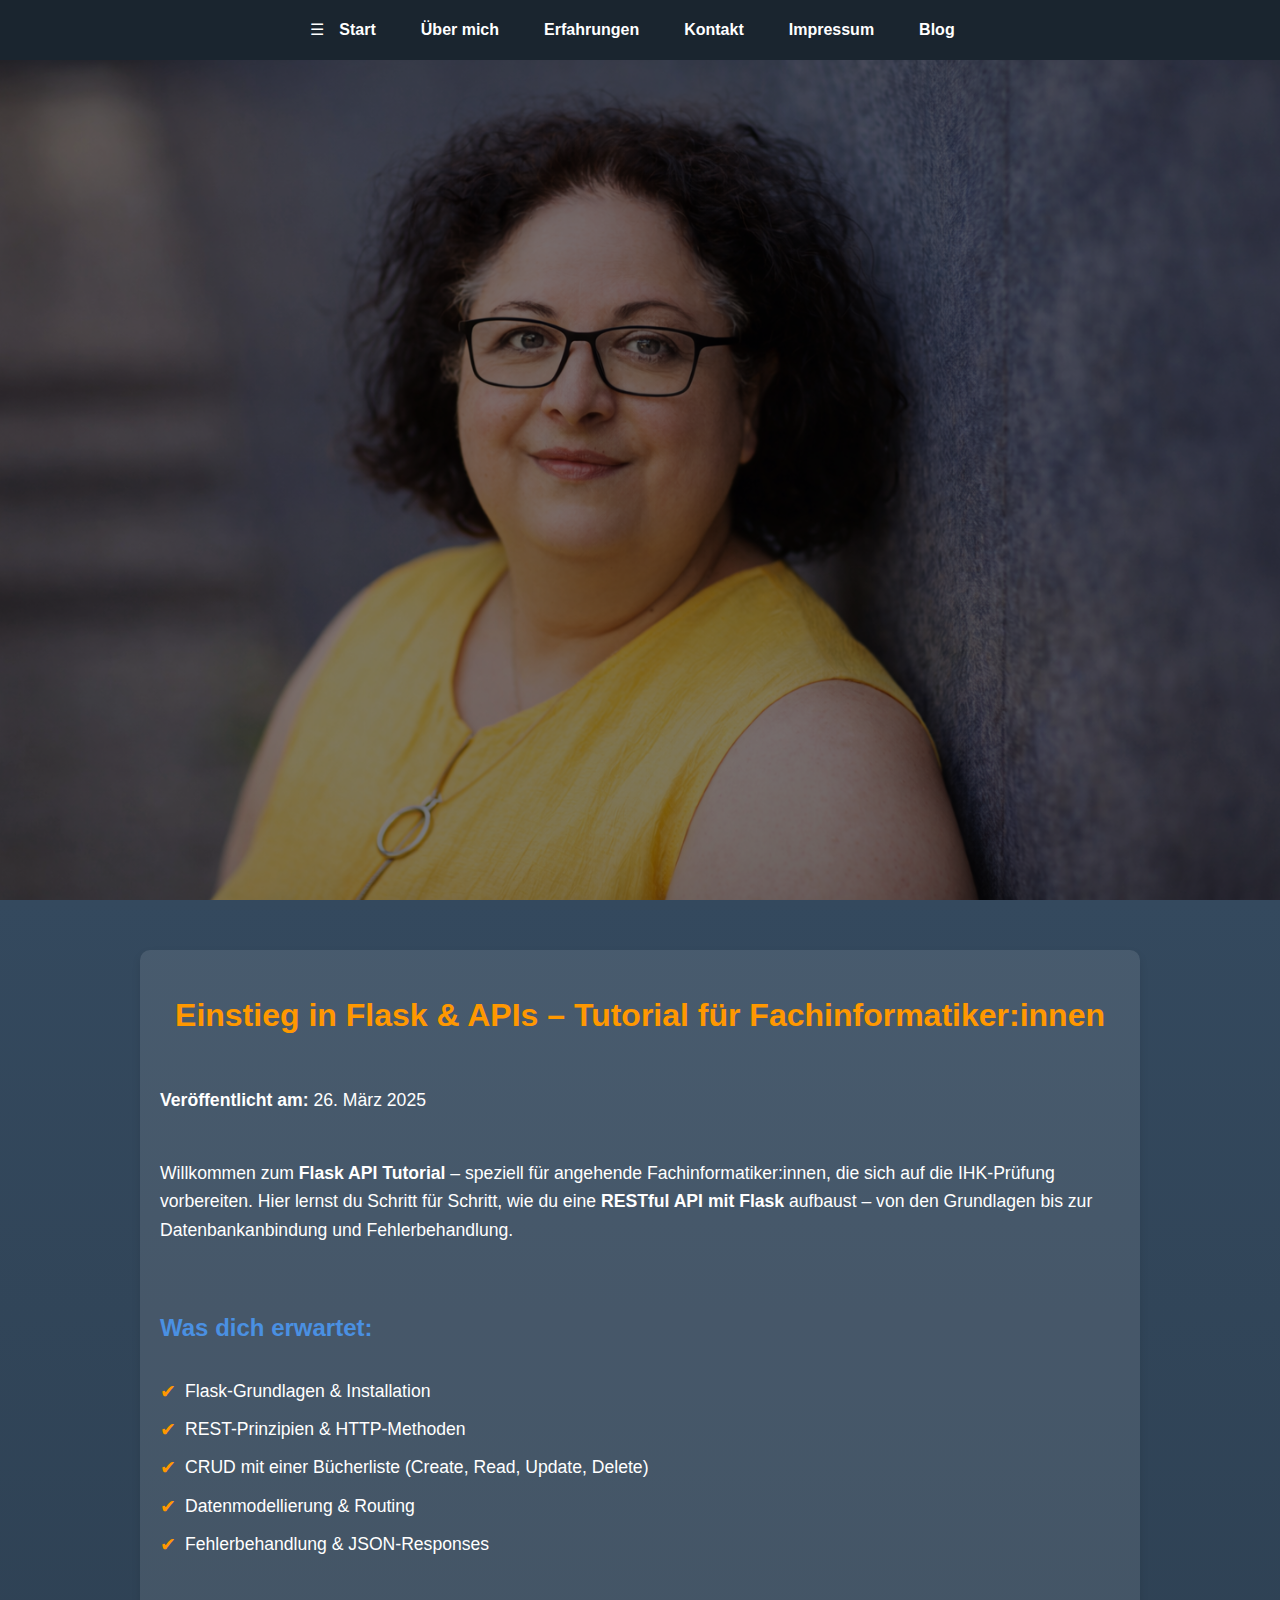
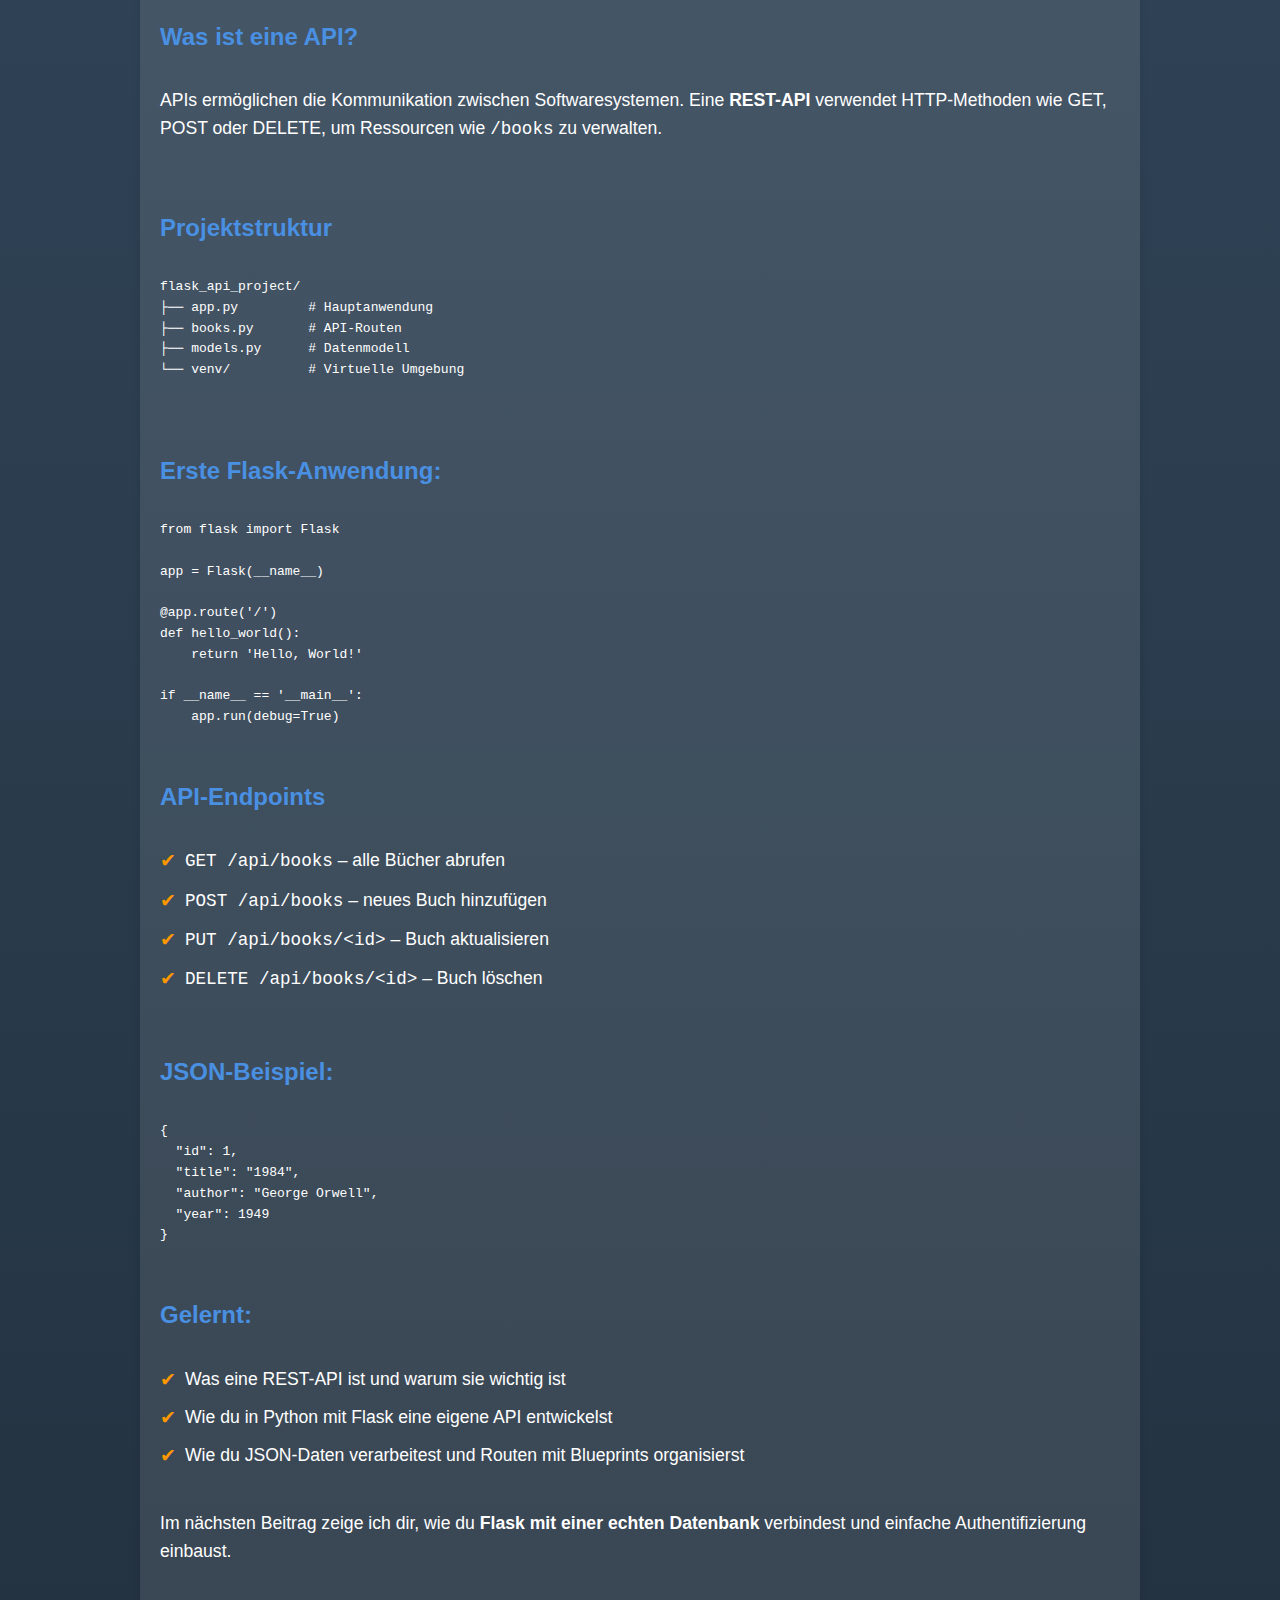
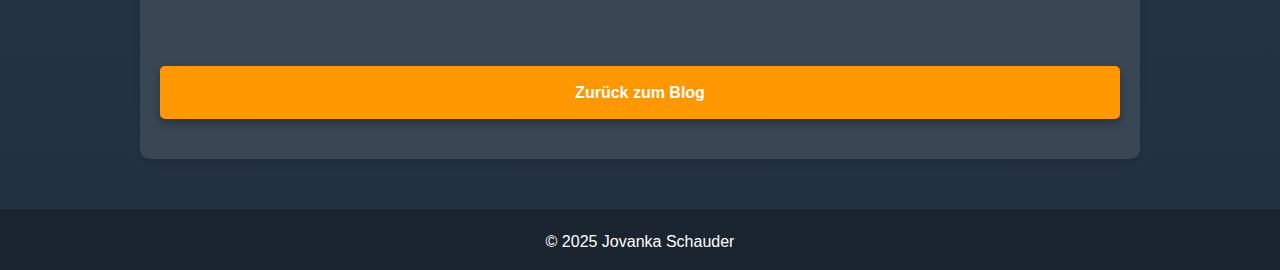
<file: api-tutorial.html>
<!DOCTYPE html>
<html lang="de">
<head>
    <meta charset="UTF-8">
    <meta name="viewport" content="width=device-width, initial-scale=1.0">
    <title>Flask & API Tutorial – Jovanka Schauder</title>
    <meta name="description" content="Einsteigerfreundliches Flask-Tutorial zur Erstellung von APIs – ideal zur IHK-Prüfungsvorbereitung für Fachinformatiker.">
    <link rel="stylesheet" href="styles.css">
</head>
<body>

<!-- Navigation -->
<header class="header">
    <nav class="nav">
        <div class="menu-icon" onclick="toggleMenu()">☰</div>
        <ul class="nav-links">
            <li><a href="index.html#hero">Start</a></li>
            <li><a href="index.html#about">Über mich</a></li>
            <li><a href="index.html#experience">Erfahrungen</a></li>
            <li><a href="index.html#contact">Kontakt</a></li>
            <li><a href="index.html#impressum">Impressum</a></li>
            <li><a href="blog.html">Blog</a></li>
        </ul>
    </nav>
</header>

<!-- Hero -->
<section class="hero">
    <div class="hero-overlay"></div>
    <div class="hero-content">
        <h1>API-Entwicklung mit Flask</h1>
        <h2>Mein Weg zur Prüfungsvorbereitung</h2>
    </div>
</section>

<!-- Blog Content -->
<section class="content" id="blog-post">
    <div class="content-container">
        <h2> Einstieg in Flask & APIs – Tutorial für Fachinformatiker:innen</h2>
        <p><strong>Veröffentlicht am:</strong> 26. März 2025</p>

        <p>Willkommen zum <strong>Flask API Tutorial</strong> – speziell für angehende Fachinformatiker:innen, die sich auf die IHK-Prüfung vorbereiten. Hier lernst du Schritt für Schritt, wie du eine <strong>RESTful API mit Flask</strong> aufbaust – von den Grundlagen bis zur Datenbankanbindung und Fehlerbehandlung.</p>

        <h3> Was dich erwartet:</h3>
        <ul>
            <li>Flask-Grundlagen & Installation</li>
            <li>REST-Prinzipien & HTTP-Methoden</li>
            <li>CRUD mit einer Bücherliste (Create, Read, Update, Delete)</li>
            <li>Datenmodellierung & Routing</li>
            <li>Fehlerbehandlung & JSON-Responses</li>
        </ul>

        <h3> Was ist eine API?</h3>
        <p>APIs ermöglichen die Kommunikation zwischen Softwaresystemen. Eine <strong>REST-API</strong> verwendet HTTP-Methoden wie GET, POST oder DELETE, um Ressourcen wie <code>/books</code> zu verwalten.</p>

        <h3> Projektstruktur</h3>
        <pre><code>flask_api_project/
├── app.py         # Hauptanwendung
├── books.py       # API-Routen
├── models.py      # Datenmodell
└── venv/          # Virtuelle Umgebung
        </code></pre>

        <h3> Erste Flask-Anwendung:</h3>
        <pre><code>from flask import Flask

app = Flask(__name__)

@app.route('/')
def hello_world():
    return 'Hello, World!'

if __name__ == '__main__':
    app.run(debug=True)</code></pre>

        <h3> API-Endpoints</h3>
        <ul>
            <li><code>GET /api/books</code> – alle Bücher abrufen</li>
            <li><code>POST /api/books</code> – neues Buch hinzufügen</li>
            <li><code>PUT /api/books/&lt;id&gt;</code> – Buch aktualisieren</li>
            <li><code>DELETE /api/books/&lt;id&gt;</code> – Buch löschen</li>
        </ul>

        <h3> JSON-Beispiel:</h3>
        <pre><code>{
  "id": 1,
  "title": "1984",
  "author": "George Orwell",
  "year": 1949
}</code></pre>

        <h3> Gelernt:</h3>
        <ul>
            <li>Was eine REST-API ist und warum sie wichtig ist</li>
            <li>Wie du in Python mit Flask eine eigene API entwickelst</li>
            <li>Wie du JSON-Daten verarbeitest und Routen mit Blueprints organisierst</li>
        </ul>

        <p>Im nächsten Beitrag zeige ich dir, wie du <strong>Flask mit einer echten Datenbank</strong> verbindest und einfache Authentifizierung einbaust.</p>

        <br>
        <a href="blog.html" class="cv-button"> Zurück zum Blog</a>
    </div>
</section>

<!-- Footer -->
<footer class="footer">
    <p>&copy; 2025 Jovanka Schauder</p>
</footer>

<script>
function toggleMenu() {
    document.querySelector('.nav-links').classList.toggle('show');
}
</script>
</body>
</html>
<!-- End of file api-tutorial.html -->
<!-- This file is part of the IT-Blog by Jovanka Schauder. It contains a tutorial on creating APIs with Flask, specifically designed for IHK exam preparation for IT specialists. The tutorial covers the basics of Flask, REST principles, CRUD operations, data modeling, routing, and error handling. The project structure and example code are provided to help readers understand how to build a simple API. The blog post concludes with a teaser for the next article on integrating Flask with a real database and implementing authentication. -->
</file>
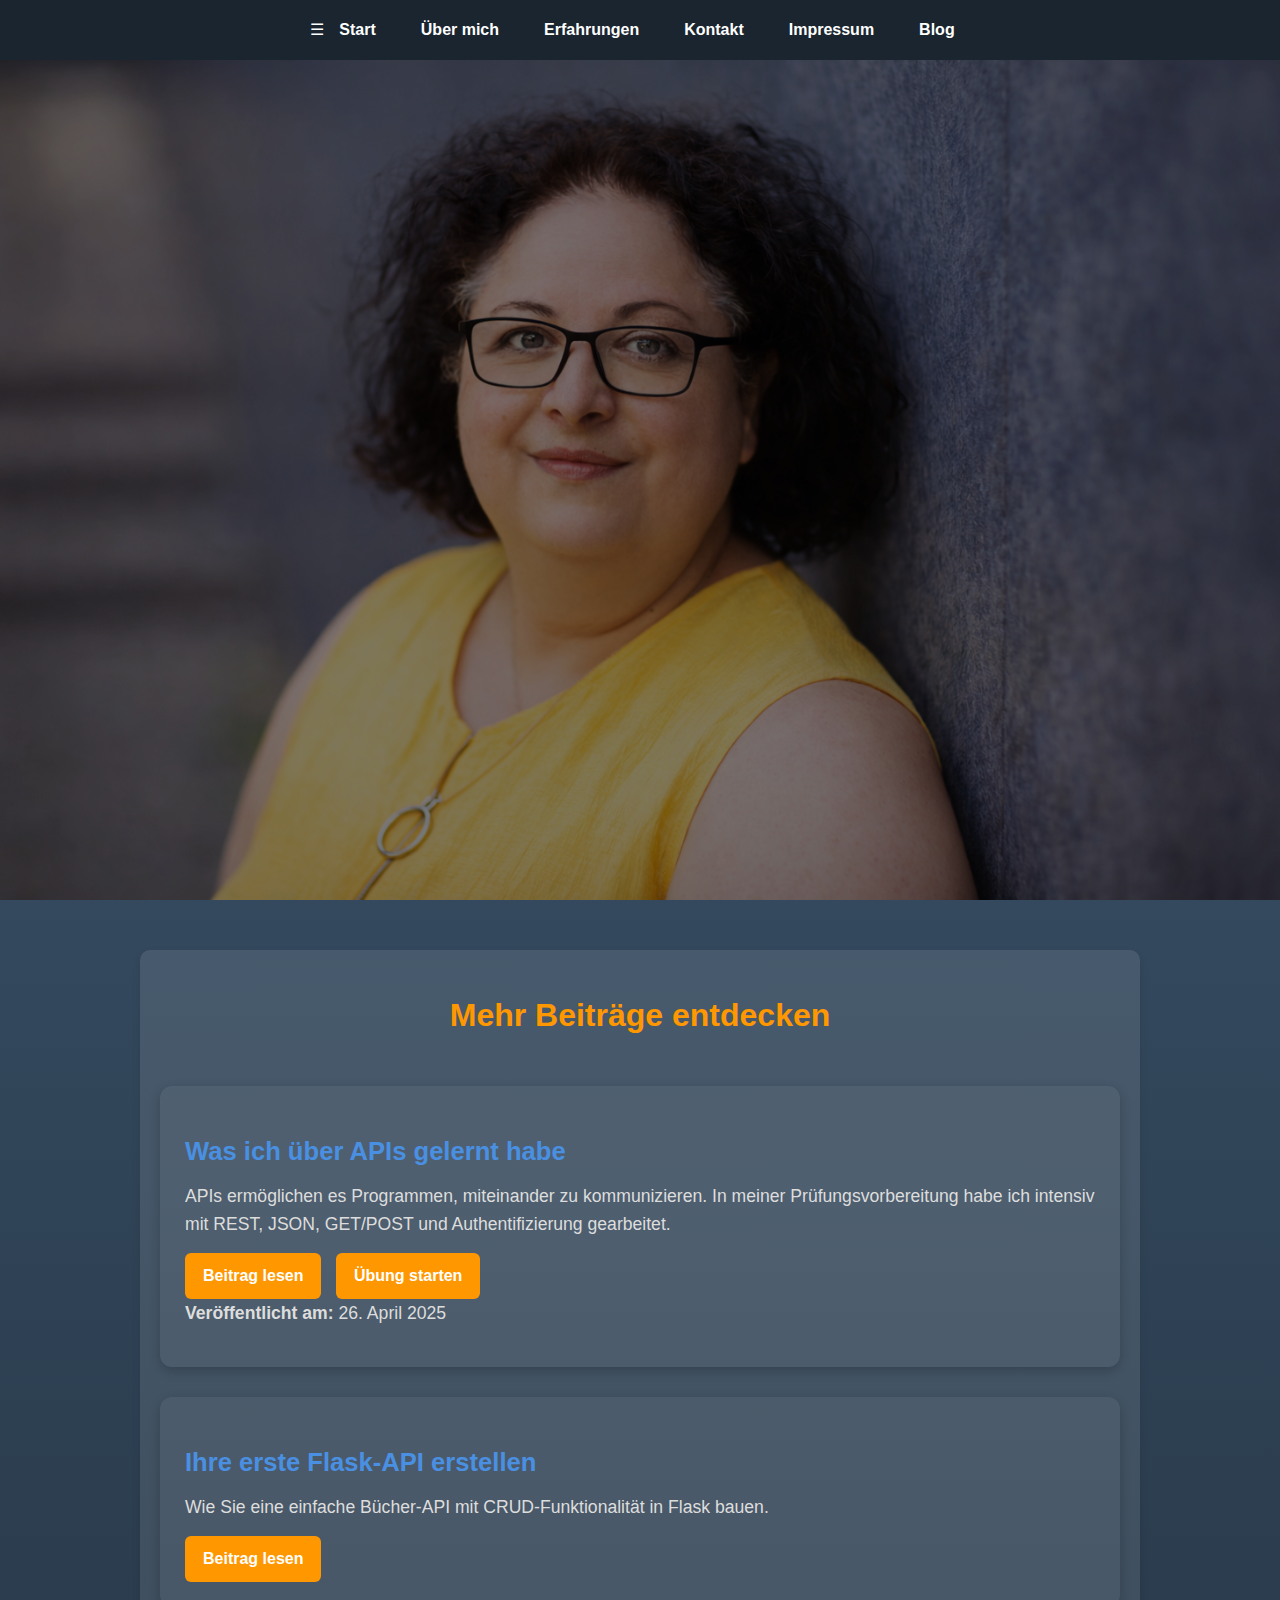
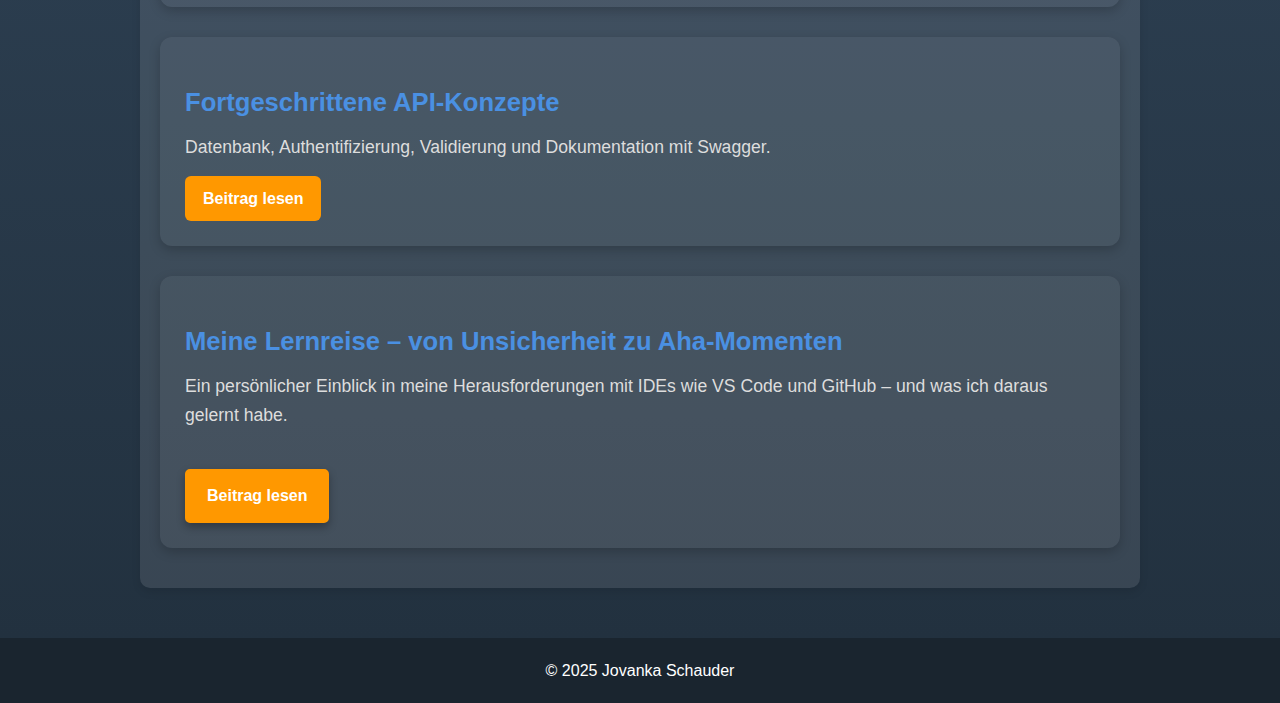
<file: blog.html>
<!DOCTYPE html>
<html lang="de">
<head>
  <meta charset="UTF-8" />
  <meta name="viewport" content="width=device-width, initial-scale=1.0"/>
  <title>Mein IT-Blog – Jovanka Schauder</title>
  <meta name="description" content="Technischer Blog von Jovanka Schauder mit Fokus auf APIs, Projektarbeit, Prüfungsvorbereitung und Softwareentwicklung.">
  <link rel="stylesheet" href="styles.css"/>
</head>
<body>

<!-- Navigation -->
<header class="header">
  <nav class="nav">
    <div class="menu-icon" onclick="toggleMenu()">☰</div>
    <ul class="nav-links">
      <li><a href="index.html#hero">Start</a></li>
      <li><a href="index.html#about">Über mich</a></li>
      <li><a href="index.html#experience">Erfahrungen</a></li>
      <li><a href="index.html#contact">Kontakt</a></li>
      <li><a href="index.html#impressum">Impressum</a></li>
      <li><a href="blog.html">Blog</a></li>
    </ul>
  </nav>
</header>

<!-- Hero -->
<section class="hero">
  <div class="hero-overlay"></div>
  <div class="hero-content">
    <h1>Mein IT-Blog</h1>
    <h2>Gedanken, Projekte &amp; Prüfungsvorbereitung</h2>
  </div>
</section>

<!-- Blog-Bereich -->
<section id="blog" class="content">
  <div class="content-container">
    <h2>Mehr Beiträge entdecken</h2>

    <!-- Blog-Karte 1 -->
    <div class="blog-card">
      <h3>Was ich über APIs gelernt habe</h3>
      <p>APIs ermöglichen es Programmen, miteinander zu kommunizieren. In meiner Prüfungsvorbereitung habe ich intensiv mit REST, JSON, GET/POST und Authentifizierung gearbeitet.</p>
      <a href="api-tutorial.html" class="blog-button">Beitrag lesen</a>
      <a href="flask-api-uebungen.html" class="blog-button">Übung starten</a>
      <p><strong>Veröffentlicht am:</strong> 26. April 2025</p>
    </div>

    <!-- Blog-Karte 2 -->
    <div class="blog-card">
      <h3>Ihre erste Flask-API erstellen</h3>
      <p>Wie Sie eine einfache Bücher-API mit CRUD-Funktionalität in Flask bauen.</p>
      <a href="flask-api-crud.html" class="blog-button">Beitrag lesen</a>
    </div>

    <!-- Blog-Karte 3 -->
    <div class="blog-card">
      <h3>Fortgeschrittene API-Konzepte</h3>
      <p>Datenbank, Authentifizierung, Validierung und Dokumentation mit Swagger.</p>
      <a href="flask-api-advanced.html" class="blog-button">Beitrag lesen</a>
    </div>

   <!-- Blog-Karte 4 -->
    <div class="blog-card">
      <h3>Meine Lernreise – von Unsicherheit zu Aha-Momenten</h3>
      <p>Ein persönlicher Einblick in meine Herausforderungen mit IDEs wie VS Code und GitHub – und was ich daraus gelernt habe.</p>
  <br>
  <a href="lernreise.html" class="cv-button"> Beitrag lesen</a>
  </div>
  </div>
</section>

<!-- Footer -->
<footer class="footer">
  <p>&copy; 2025 Jovanka Schauder</p>
</footer>

<script>
  function toggleMenu() {
    document.querySelector('.nav-links').classList.toggle('show');
  }
</script>

</body>
</html>
</file>
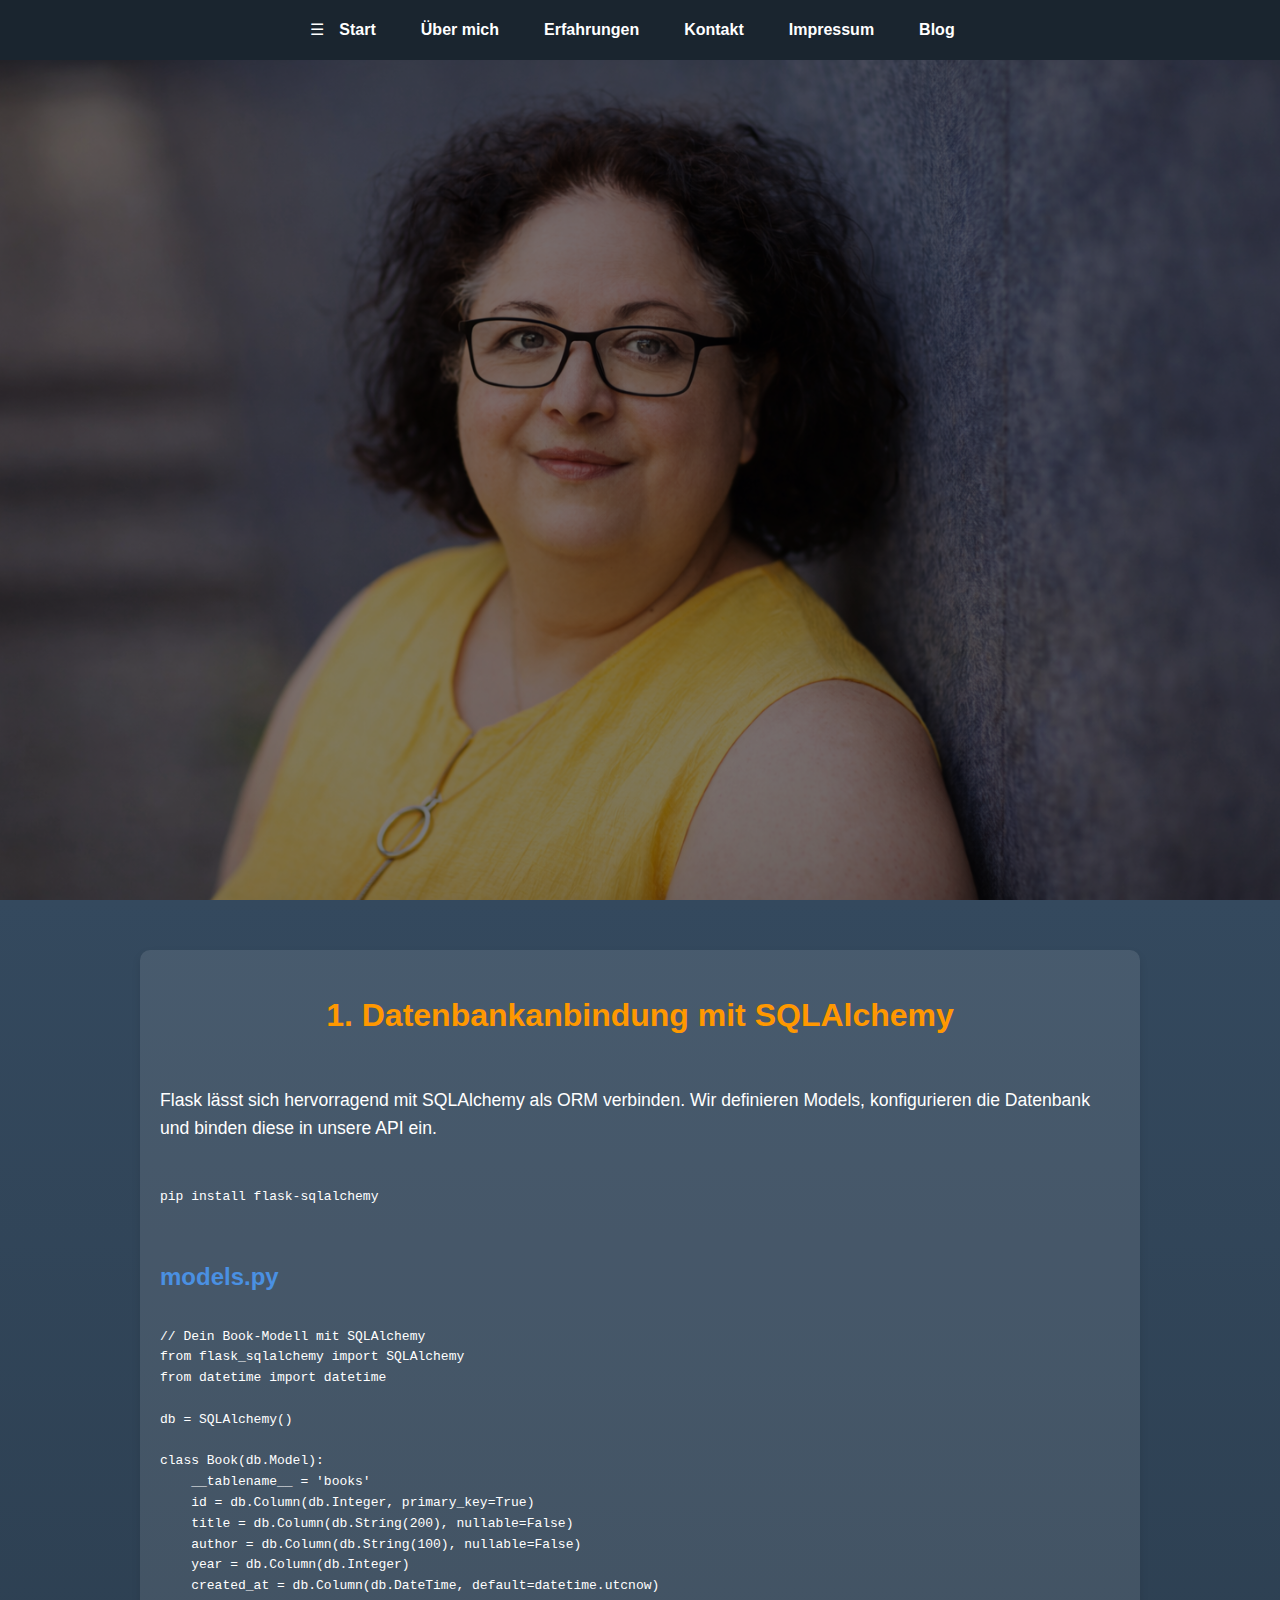
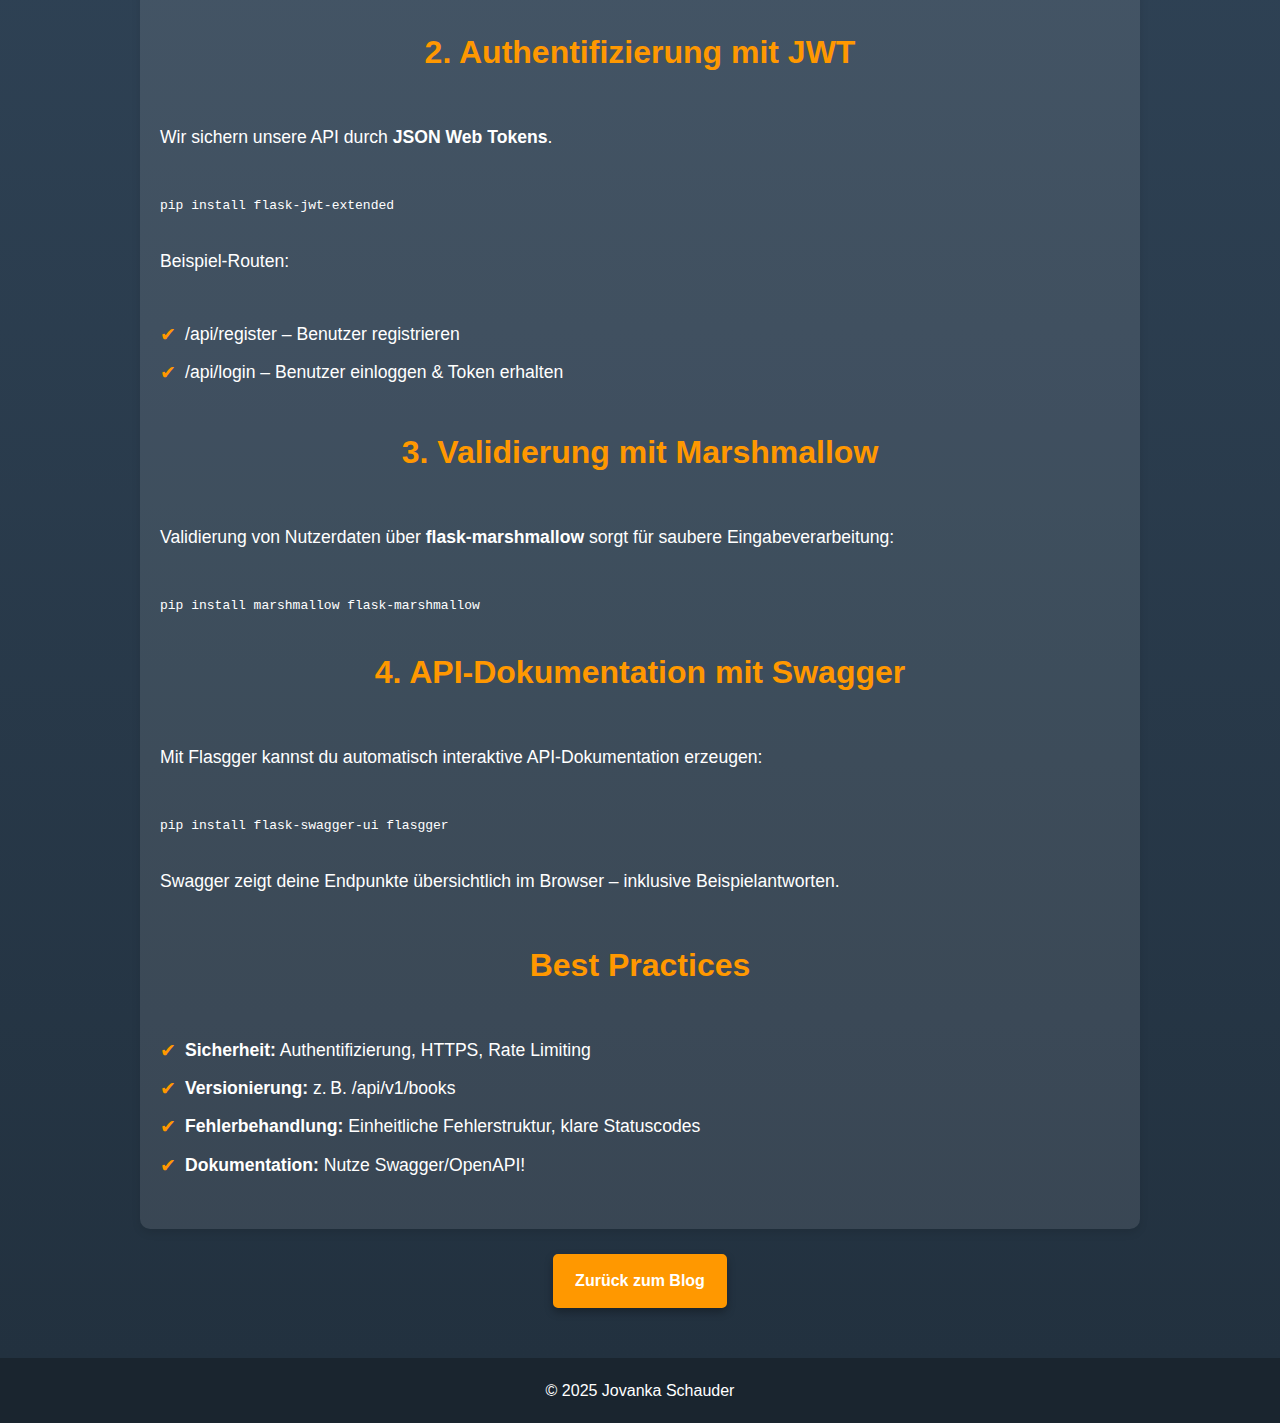
<file: flask-api-advanced.html>
<!DOCTYPE html>
<html lang="de">
<head>
    <meta charset="UTF-8">
    <meta name="viewport" content="width=device-width, initial-scale=1.0">
    <title>Fortgeschrittene API-Konzepte - Jovanka Schauder</title>
    <meta name="description" content="Erweiterte Themen rund um Flask-APIs wie SQLAlchemy, JWT, Marshmallow und Swagger.">
    <link rel="stylesheet" href="styles.css">
</head>
<body>

<!-- Navigation -->
<header class="header">
    <nav class="nav">
        <div class="menu-icon" onclick="toggleMenu()">☰</div>
        <ul class="nav-links">
            <li><a href="index.html#hero">Start</a></li>
            <li><a href="index.html#about">Über mich</a></li>
            <li><a href="index.html#experience">Erfahrungen</a></li>
            <li><a href="index.html#contact">Kontakt</a></li>
            <li><a href="index.html#impressum">Impressum</a></li>
            <li><a href="blog.html">Blog</a></li>
        </ul>
    </nav>
</header>

<!-- Hero -->
<section id="hero" class="hero">
    <div class="hero-overlay"></div>
    <div class="hero-content">
        <h1>Fortgeschrittene API-Konzepte</h1>
        <h2>Flask, Datenbanken, Authentifizierung & mehr</h2>
    </div>
</section>

<!-- Inhalt -->
<section class="content">
    <div class="content-container">
        <h2>1. Datenbankanbindung mit SQLAlchemy</h2>
        <p>Flask lässt sich hervorragend mit SQLAlchemy als ORM verbinden. Wir definieren Models, konfigurieren die Datenbank und binden diese in unsere API ein.</p>
        <pre><code>pip install flask-sqlalchemy</code></pre>

        <h3>models.py</h3>
        <pre><code>// Dein Book-Modell mit SQLAlchemy
from flask_sqlalchemy import SQLAlchemy
from datetime import datetime

db = SQLAlchemy()

class Book(db.Model):
    __tablename__ = 'books'
    id = db.Column(db.Integer, primary_key=True)
    title = db.Column(db.String(200), nullable=False)
    author = db.Column(db.String(100), nullable=False)
    year = db.Column(db.Integer)
    created_at = db.Column(db.DateTime, default=datetime.utcnow)
</code></pre>

        <h2>2. Authentifizierung mit JWT</h2>
        <p>Wir sichern unsere API durch <strong>JSON Web Tokens</strong>.</p>
        <pre><code>pip install flask-jwt-extended</code></pre>

        <p>Beispiel-Routen:</p>
        <ul>
            <li>/api/register – Benutzer registrieren</li>
            <li>/api/login – Benutzer einloggen & Token erhalten</li>
        </ul>

        <h2>3. Validierung mit Marshmallow</h2>
        <p>Validierung von Nutzerdaten über <strong>flask-marshmallow</strong> sorgt für saubere Eingabeverarbeitung:</p>
        <pre><code>pip install marshmallow flask-marshmallow</code></pre>

        <h2>4. API-Dokumentation mit Swagger</h2>
        <p>Mit Flasgger kannst du automatisch interaktive API-Dokumentation erzeugen:</p>
        <pre><code>pip install flask-swagger-ui flasgger</code></pre>

        <p>Swagger zeigt deine Endpunkte übersichtlich im Browser – inklusive Beispielantworten.</p>

        <h2>Best Practices</h2>
        <ul>
            <li><strong>Sicherheit:</strong> Authentifizierung, HTTPS, Rate Limiting</li>
            <li><strong>Versionierung:</strong> z. B. /api/v1/books</li>
            <li><strong>Fehlerbehandlung:</strong> Einheitliche Fehlerstruktur, klare Statuscodes</li>
            <li><strong>Dokumentation:</strong> Nutze Swagger/OpenAPI!</li>
        </ul>
    </div>
    <br>
    <a href="blog.html" class="cv-button"> Zurück zum Blog</a>

</section>

<!-- Footer -->
<footer class="footer">
    <p>&copy; 2025 Jovanka Schauder</p>
</footer>

<script>
function toggleMenu() {
    document.querySelector('.nav-links').classList.toggle('show');
}
</script>

</body>
</html>
</file>
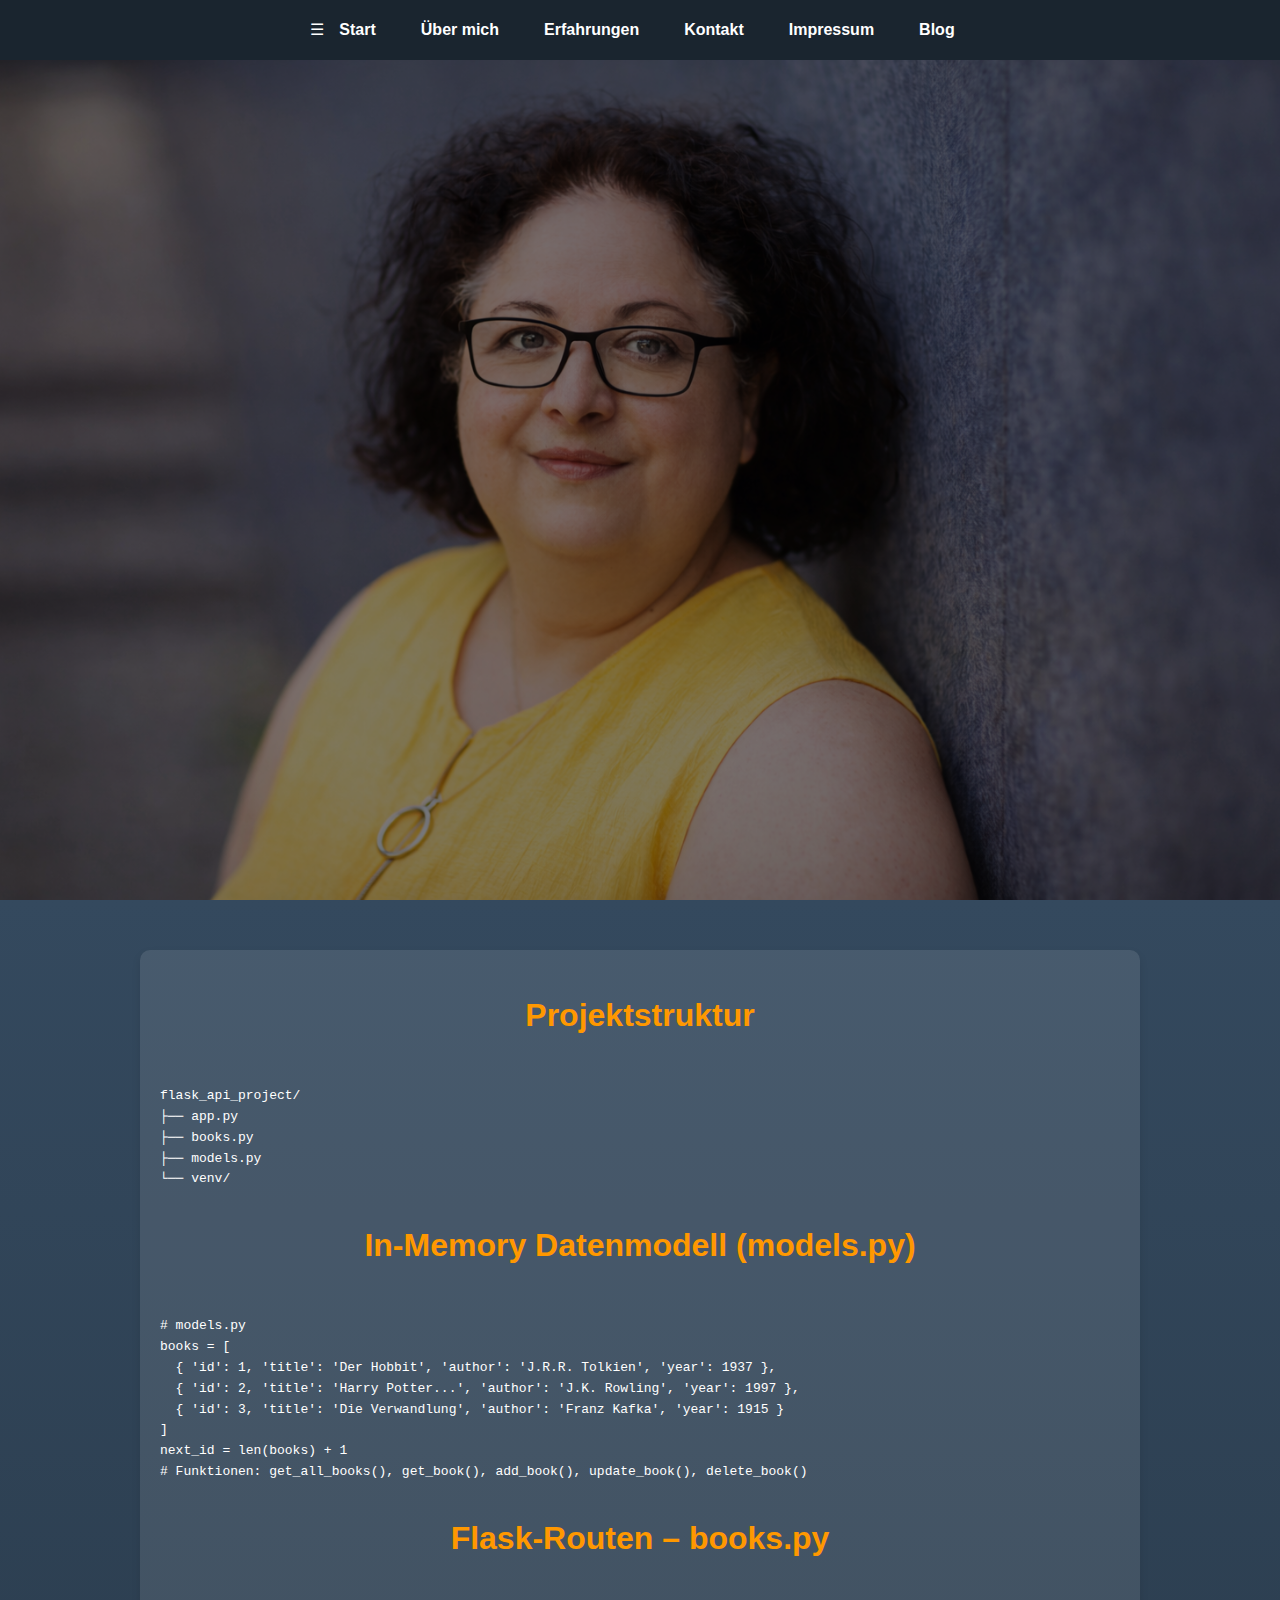
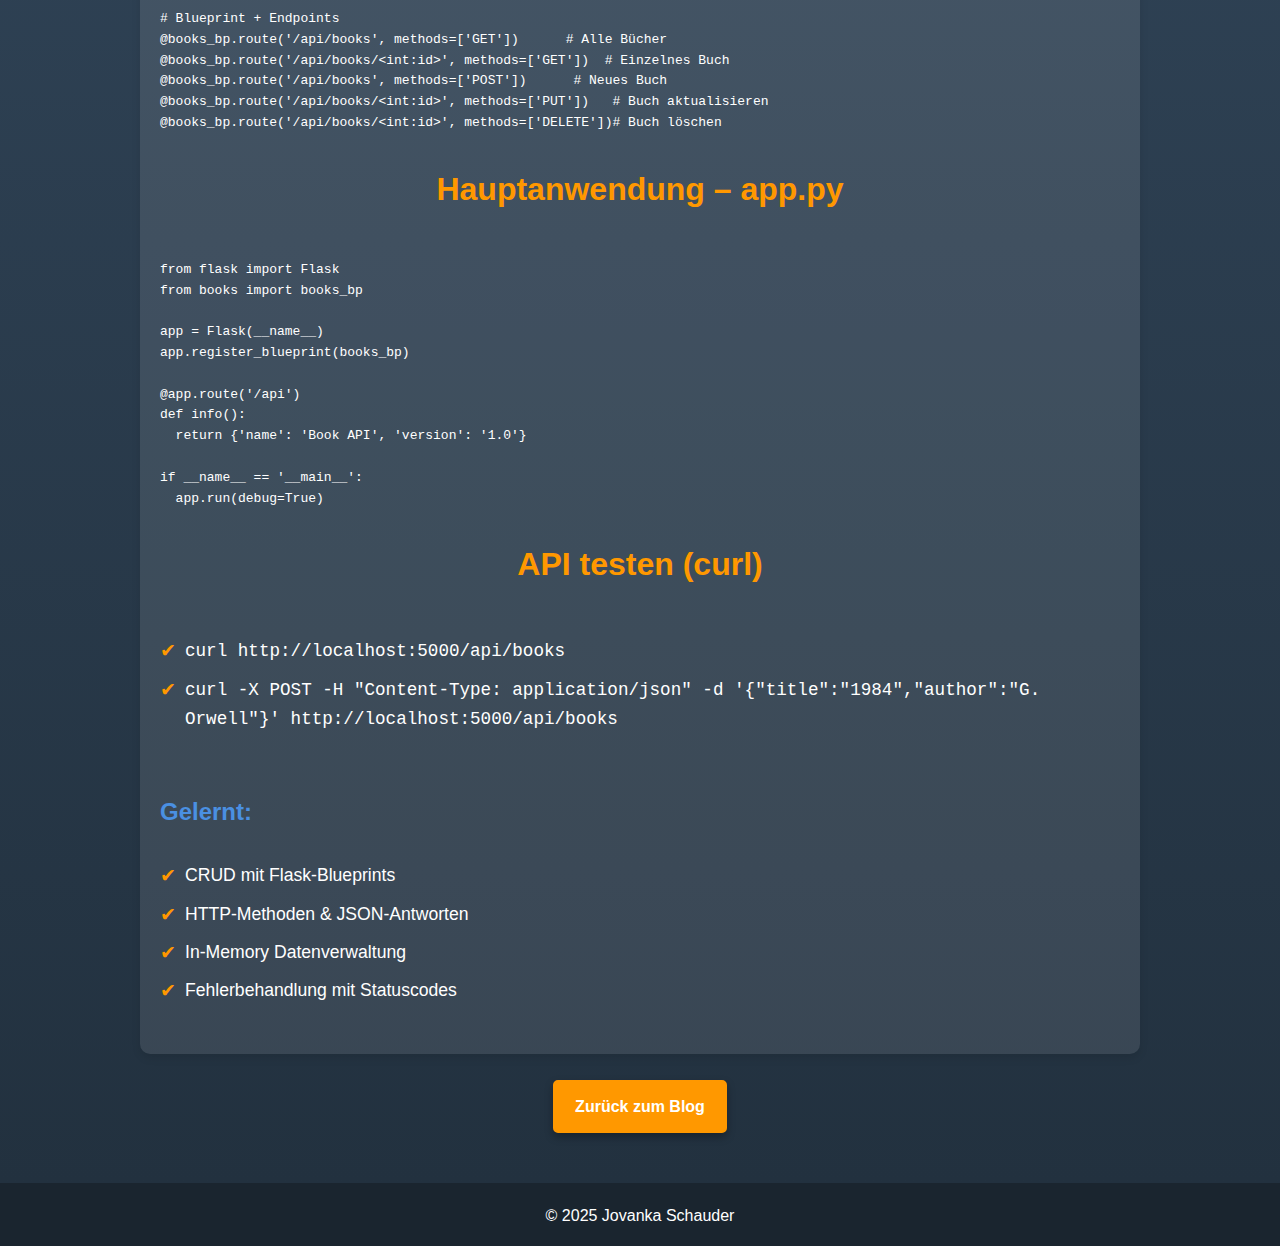
<file: flask-api-crud.html>
<!DOCTYPE html>
<html lang="de">
<head>
  <meta charset="UTF-8" />
  <meta name="viewport" content="width=device-width, initial-scale=1.0" />
  <title>CRUD mit Flask – APIs verstehen</title>
  <link rel="stylesheet" href="styles.css" />
</head>
<body>

<header class="header">
  <nav class="nav">
    <div class="menu-icon" onclick="toggleMenu()">☰</div>
    <ul class="nav-links">
      <li><a href="index.html#hero">Start</a></li>
      <li><a href="index.html#about">Über mich</a></li>
      <li><a href="index.html#experience">Erfahrungen</a></li>
      <li><a href="index.html#contact">Kontakt</a></li>
      <li><a href="index.html#impressum">Impressum</a></li>
      <li><a href="blog.html">Blog</a></li>
    </ul>
  </nav>
</header>

<section class="hero">
  <div class="hero-overlay"></div>
  <div class="hero-content">
    <h1>Ihre erste Flask-API erstellen</h1>
    <h2>Flask CRUD – Bücher-API als Prüfungsübung</h2>
  </div>
</section>

<section class="content">
  <div class="content-container">
    <h2> Projektstruktur</h2>
    <pre><code>flask_api_project/
├── app.py
├── books.py
├── models.py
└── venv/
</code></pre>

    <h2> In-Memory Datenmodell (models.py)</h2>
    <pre><code># models.py
books = [
  { 'id': 1, 'title': 'Der Hobbit', 'author': 'J.R.R. Tolkien', 'year': 1937 },
  { 'id': 2, 'title': 'Harry Potter...', 'author': 'J.K. Rowling', 'year': 1997 },
  { 'id': 3, 'title': 'Die Verwandlung', 'author': 'Franz Kafka', 'year': 1915 }
]
next_id = len(books) + 1
# Funktionen: get_all_books(), get_book(), add_book(), update_book(), delete_book()</code></pre>

    <h2> Flask-Routen – books.py</h2>
    <pre><code># Blueprint + Endpoints
@books_bp.route('/api/books', methods=['GET'])      # Alle Bücher
@books_bp.route('/api/books/&lt;int:id&gt;', methods=['GET'])  # Einzelnes Buch
@books_bp.route('/api/books', methods=['POST'])      # Neues Buch
@books_bp.route('/api/books/&lt;int:id&gt;', methods=['PUT'])   # Buch aktualisieren
@books_bp.route('/api/books/&lt;int:id&gt;', methods=['DELETE'])# Buch löschen</code></pre>

    <h2> Hauptanwendung – app.py</h2>
    <pre><code>from flask import Flask
from books import books_bp

app = Flask(__name__)
app.register_blueprint(books_bp)

@app.route('/api')
def info():
  return {'name': 'Book API', 'version': '1.0'}

if __name__ == '__main__':
  app.run(debug=True)</code></pre>

    <h2> API testen (curl)</h2>
    <ul>
      <li><code>curl http://localhost:5000/api/books</code></li>
      <li><code>curl -X POST -H "Content-Type: application/json" -d '{"title":"1984","author":"G. Orwell"}' http://localhost:5000/api/books</code></li>
    </ul>

    <h3> Gelernt:</h3>
    <ul>
      <li>CRUD mit Flask-Blueprints</li>
      <li>HTTP-Methoden & JSON-Antworten</li>
      <li>In-Memory Datenverwaltung</li>
      <li>Fehlerbehandlung mit Statuscodes</li>
    </ul>
  </div>
  <br>
  <a href="blog.html" class="cv-button"> Zurück zum Blog</a>
</div>
</section>

<footer class="footer">
  <p>&copy; 2025 Jovanka Schauder</p>
</footer>

<script>
function toggleMenu() {
  document.querySelector('.nav-links').classList.toggle('show');
}
</script>
</body>
</html>
<!--  -->
</file>
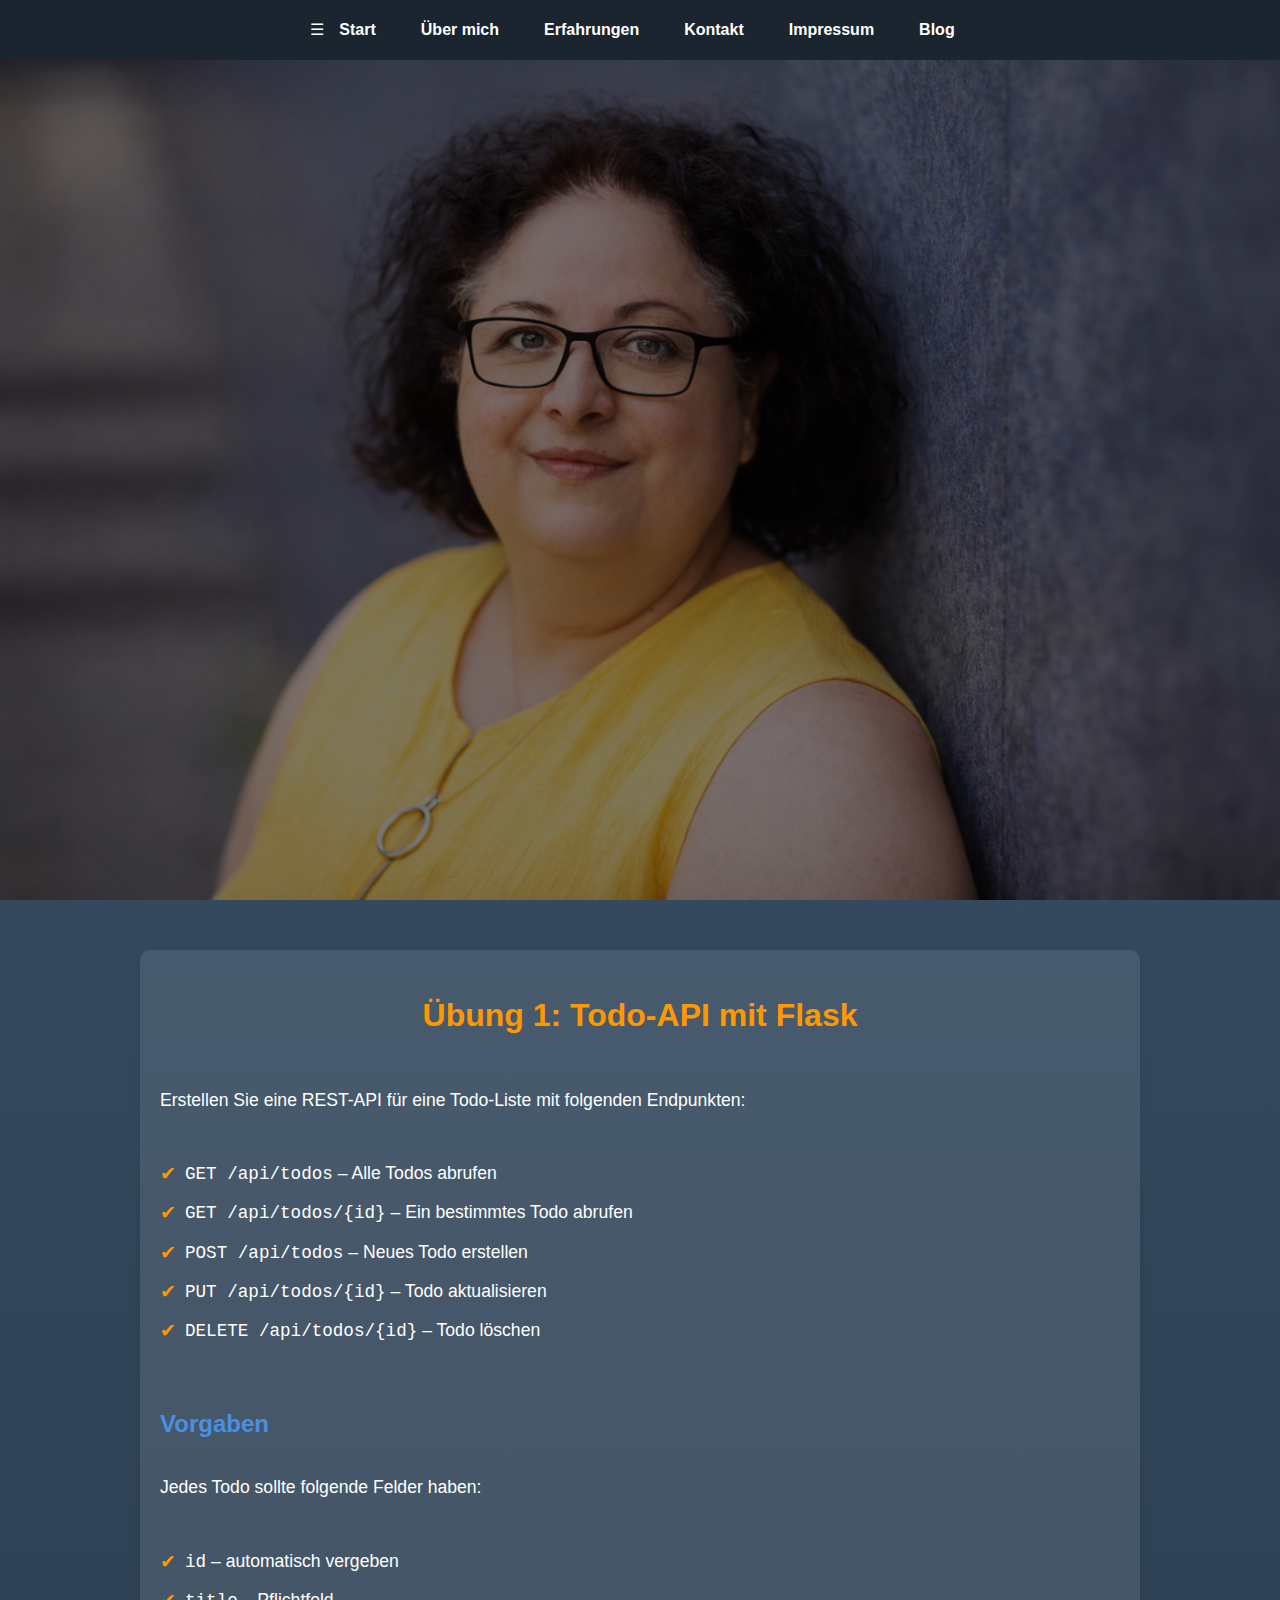
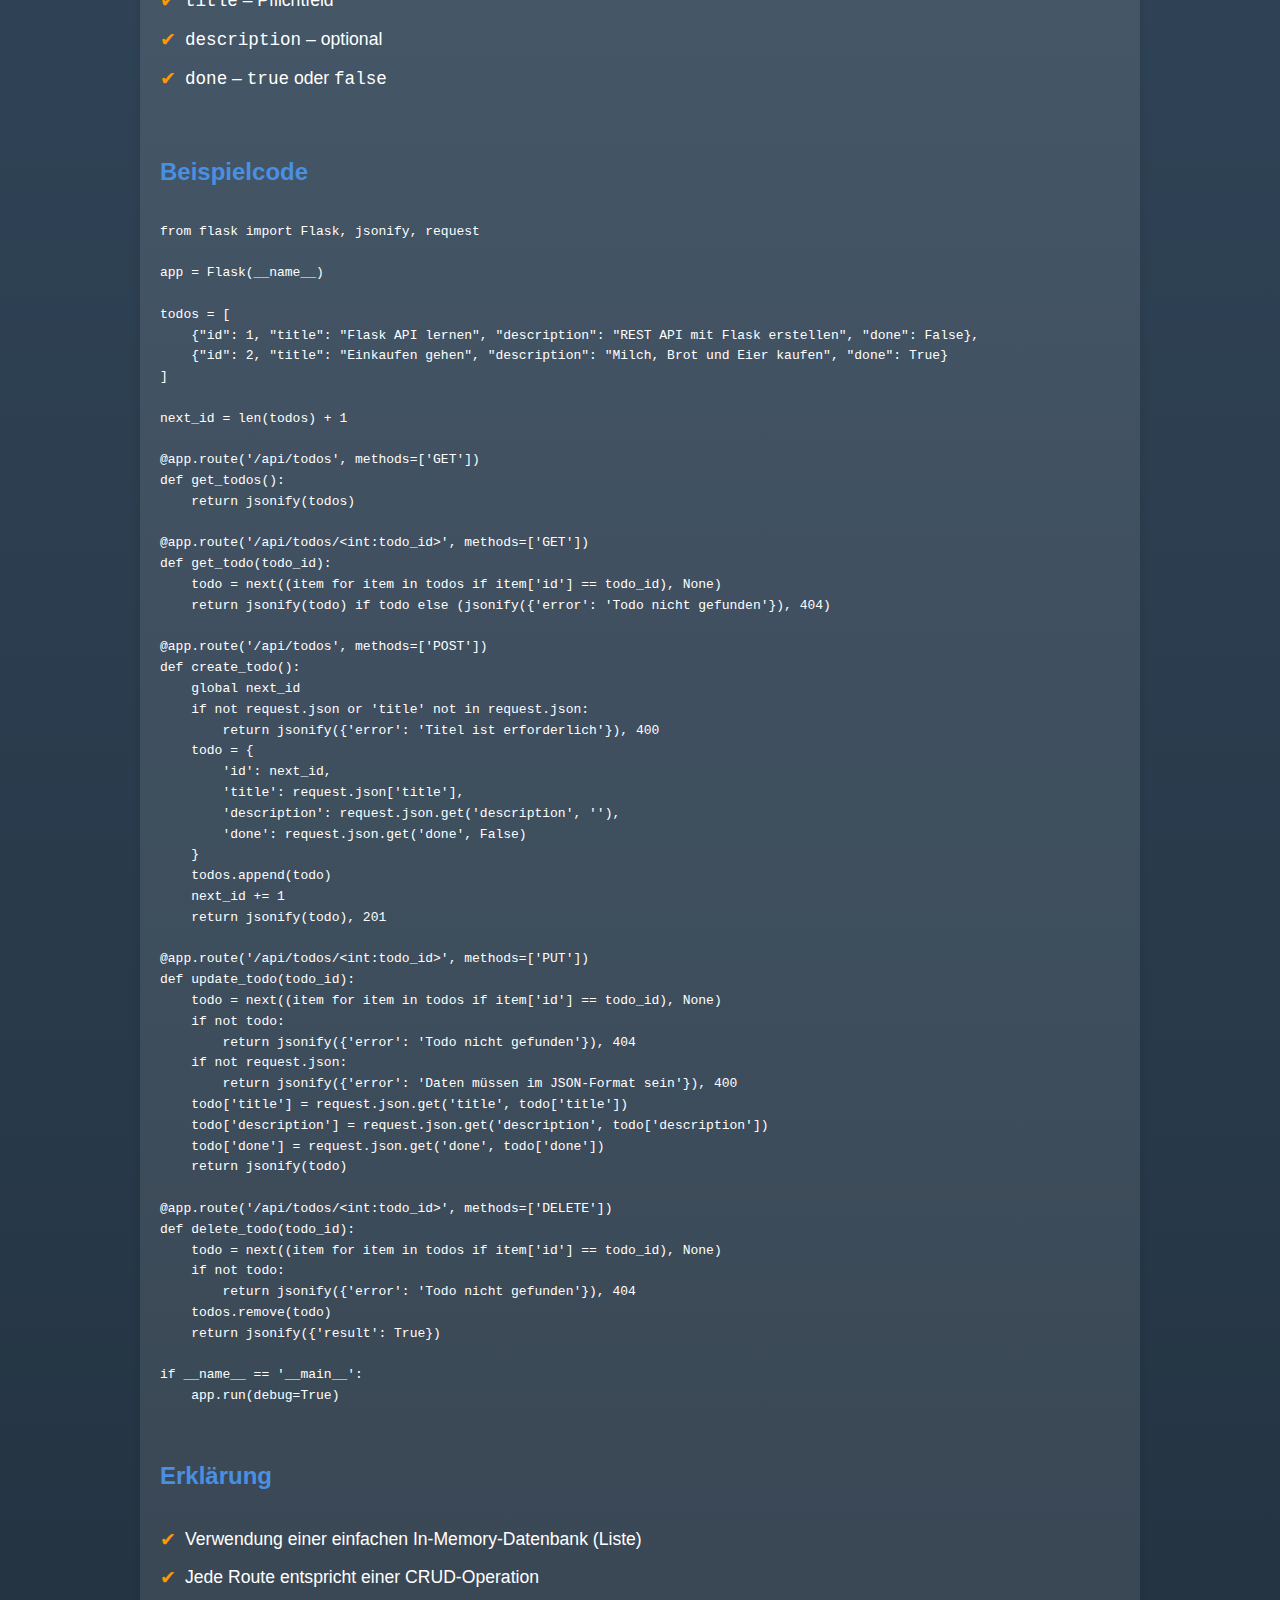
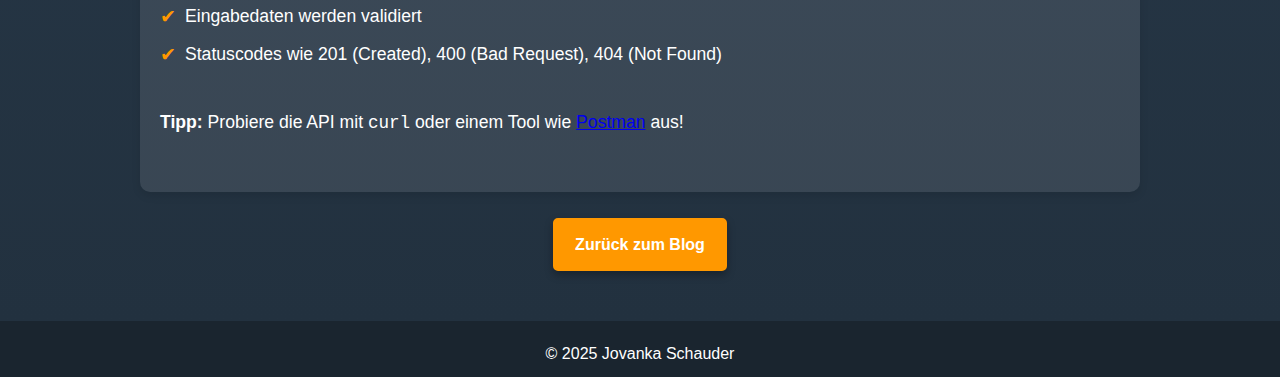
<file: flask-api-uebungen.html>
<!DOCTYPE html>
<html lang="de">
<head>
    <meta charset="UTF-8">
    <meta name="viewport" content="width=device-width, initial-scale=1.0">
    <title>Flask API Übungen – Jovanka Schauder</title>
    <meta name="description" content="Praxisnahe Übungen zur Vorbereitung auf die IHK-Prüfung. Schritt für Schritt mit Flask.">
    <link rel="stylesheet" href="styles.css">
</head>
<body>

<!-- Navigation -->
<header class="header">
    <nav class="nav">
        <div class="menu-icon" onclick="toggleMenu()">☰</div>
        <ul class="nav-links">
            <li><a href="index.html#hero">Start</a></li>
            <li><a href="index.html#about">Über mich</a></li>
            <li><a href="index.html#experience">Erfahrungen</a></li>
            <li><a href="index.html#contact">Kontakt</a></li>
            <li><a href="index.html#impressum">Impressum</a></li>
            <li><a href="blog.html">Blog</a></li>
        </ul>
    </nav>
</header>

<!-- Hero -->
<section id="hero" class="hero">
    <div class="hero-overlay"></div>
    <div class="hero-content">
        <h1>Praktische Übungen mit Flask</h1>
        <h2>Zur Vorbereitung auf die IHK-Prüfung</h2>
    </div>
</section>

<!-- Inhalt -->
<section class="content">
    <div class="content-container">
        <h2>Übung 1: Todo-API mit Flask</h2>
        <p>Erstellen Sie eine REST-API für eine Todo-Liste mit folgenden Endpunkten:</p>
        <ul>
            <li><code>GET /api/todos</code> – Alle Todos abrufen</li>
            <li><code>GET /api/todos/{id}</code> – Ein bestimmtes Todo abrufen</li>
            <li><code>POST /api/todos</code> – Neues Todo erstellen</li>
            <li><code>PUT /api/todos/{id}</code> – Todo aktualisieren</li>
            <li><code>DELETE /api/todos/{id}</code> – Todo löschen</li>
        </ul>

        <h3>Vorgaben</h3>
        <p>Jedes Todo sollte folgende Felder haben:</p>
        <ul>
            <li><code>id</code> – automatisch vergeben</li>
            <li><code>title</code> – Pflichtfeld</li>
            <li><code>description</code> – optional</li>
            <li><code>done</code> – <code>true</code> oder <code>false</code></li>
        </ul>

        <h3>Beispielcode</h3>
        <pre><code>from flask import Flask, jsonify, request

app = Flask(__name__)

todos = [
    {"id": 1, "title": "Flask API lernen", "description": "REST API mit Flask erstellen", "done": False},
    {"id": 2, "title": "Einkaufen gehen", "description": "Milch, Brot und Eier kaufen", "done": True}
]

next_id = len(todos) + 1

@app.route('/api/todos', methods=['GET'])
def get_todos():
    return jsonify(todos)

@app.route('/api/todos/&lt;int:todo_id&gt;', methods=['GET'])
def get_todo(todo_id):
    todo = next((item for item in todos if item['id'] == todo_id), None)
    return jsonify(todo) if todo else (jsonify({'error': 'Todo nicht gefunden'}), 404)

@app.route('/api/todos', methods=['POST'])
def create_todo():
    global next_id
    if not request.json or 'title' not in request.json:
        return jsonify({'error': 'Titel ist erforderlich'}), 400
    todo = {
        'id': next_id,
        'title': request.json['title'],
        'description': request.json.get('description', ''),
        'done': request.json.get('done', False)
    }
    todos.append(todo)
    next_id += 1
    return jsonify(todo), 201

@app.route('/api/todos/&lt;int:todo_id&gt;', methods=['PUT'])
def update_todo(todo_id):
    todo = next((item for item in todos if item['id'] == todo_id), None)
    if not todo:
        return jsonify({'error': 'Todo nicht gefunden'}), 404
    if not request.json:
        return jsonify({'error': 'Daten müssen im JSON-Format sein'}), 400
    todo['title'] = request.json.get('title', todo['title'])
    todo['description'] = request.json.get('description', todo['description'])
    todo['done'] = request.json.get('done', todo['done'])
    return jsonify(todo)

@app.route('/api/todos/&lt;int:todo_id&gt;', methods=['DELETE'])
def delete_todo(todo_id):
    todo = next((item for item in todos if item['id'] == todo_id), None)
    if not todo:
        return jsonify({'error': 'Todo nicht gefunden'}), 404
    todos.remove(todo)
    return jsonify({'result': True})

if __name__ == '__main__':
    app.run(debug=True)
</code></pre>

        <h3>Erklärung</h3>
        <ul>
            <li>Verwendung einer einfachen In-Memory-Datenbank (Liste)</li>
            <li>Jede Route entspricht einer CRUD-Operation</li>
            <li>Eingabedaten werden validiert</li>
            <li>Statuscodes wie 201 (Created), 400 (Bad Request), 404 (Not Found)</li>
        </ul>

        <p><strong>Tipp:</strong> Probiere die API mit <code>curl</code> oder einem Tool wie <a href="https://www.postman.com/" target="_blank">Postman</a> aus!</p>
    </div>
    <br>
    <a href="blog.html" class="cv-button"> Zurück zum Blog</a>
</div>
</section>
</section>

<!-- Footer -->
<footer class="footer">
    <p>&copy; 2025 Jovanka Schauder</p>
</footer>

<script>
function toggleMenu() {
    document.querySelector('.nav-links').classList.toggle('show');
}
</script>

</body>
</html>
<!-- Compare this snippet from flask-api-advanced.html: -->
<!-- <section id="flask-api-advanced" class="content">  
 -->
</file>
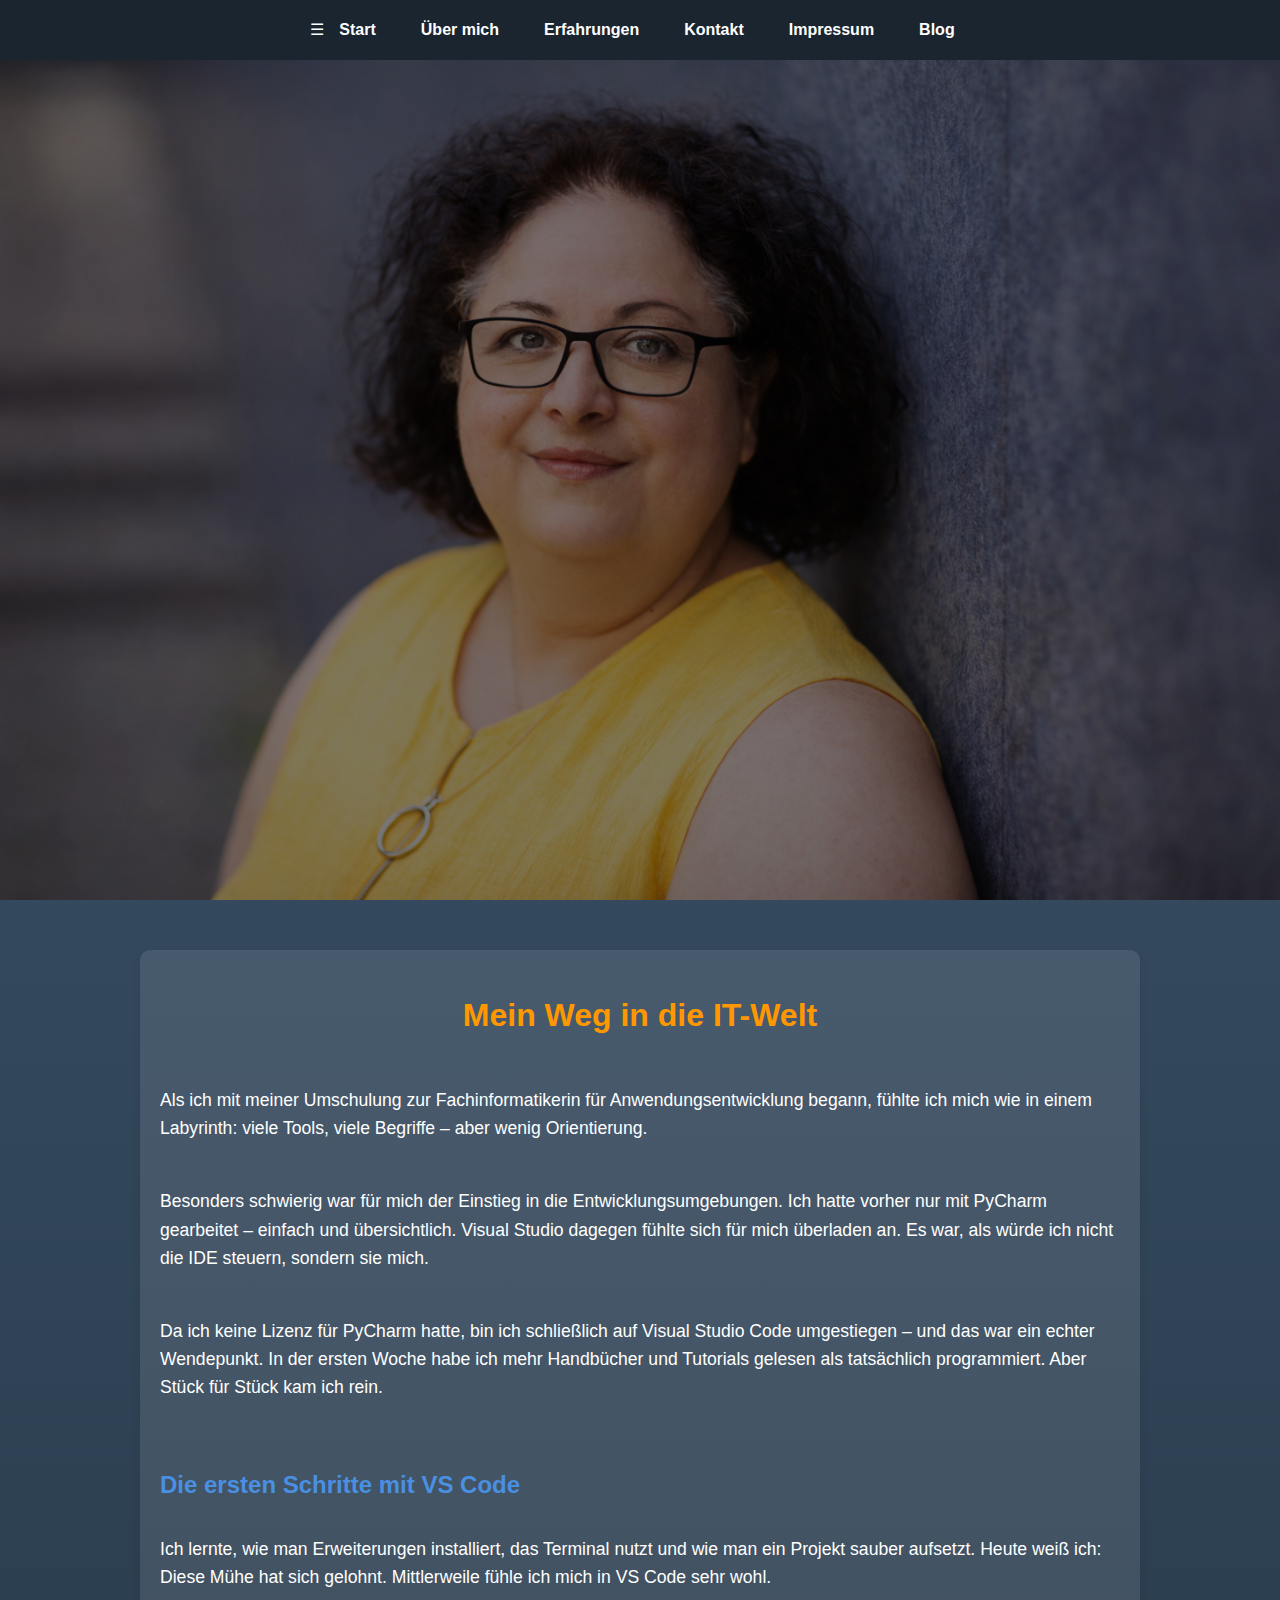
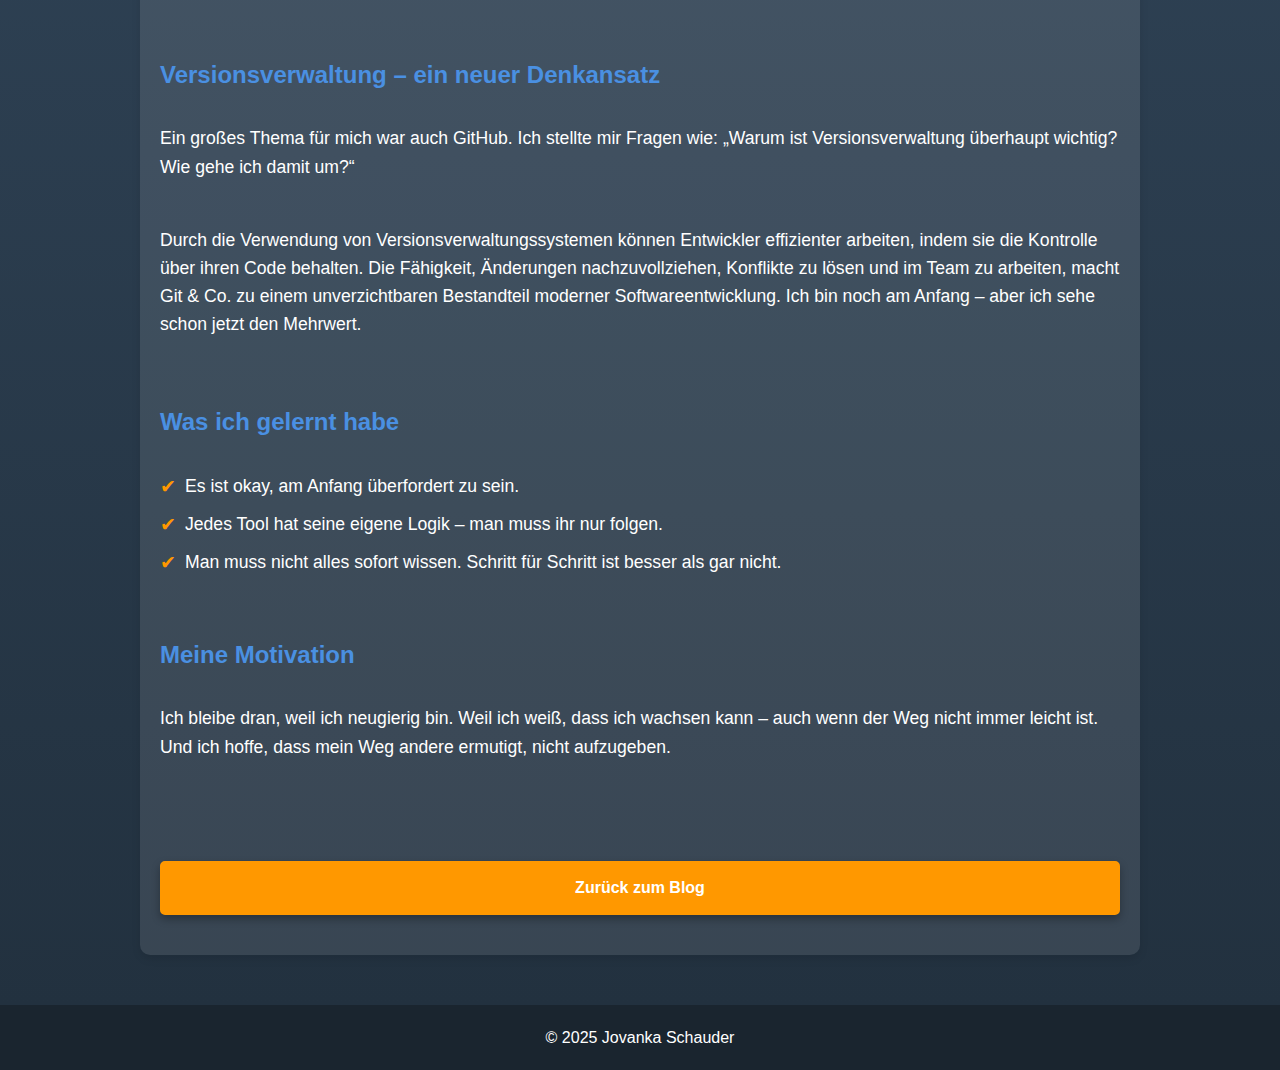
<file: lernreise.html>
<!DOCTYPE html>
<html lang="de">
<head>
  <meta charset="UTF-8" />
  <meta name="viewport" content="width=device-width, initial-scale=1.0"/>
  <title>Meine Lernreise – Jovanka Schauder</title>
  <meta name="description" content="Erfahrungsbericht von Jovanka Schauder: Mein Weg zur Anwendungsentwicklerin – mit Herausforderungen, Aha-Momenten und Lernfortschritten."/>
  <link rel="stylesheet" href="styles.css"/>
</head>
<body>

<!-- Navigation -->
<header class="header">
  <nav class="nav">
    <div class="menu-icon" onclick="toggleMenu()">☰</div>
    <ul class="nav-links">
      <li><a href="index.html#hero">Start</a></li>
      <li><a href="index.html#about">Über mich</a></li>
      <li><a href="index.html#experience">Erfahrungen</a></li>
      <li><a href="index.html#contact">Kontakt</a></li>
      <li><a href="index.html#impressum">Impressum</a></li>
      <li><a href="blog.html">Blog</a></li>
    </ul>
  </nav>
</header>

<!-- Hero -->
<section class="hero">
  <div class="hero-overlay"></div>
  <div class="hero-content">
    <h1>Meine Lernreise</h1>
    <h2>Von Unsicherheit zu Aha-Momenten</h2>
  </div>
</section>

<!-- Inhalt -->
<section id="lernreise" class="content">
  <div class="content-container">
    <h2>Mein Weg in die IT-Welt</h2>

    <p>Als ich mit meiner Umschulung zur Fachinformatikerin für Anwendungsentwicklung begann, fühlte ich mich wie in einem Labyrinth: viele Tools, viele Begriffe – aber wenig Orientierung.</p>

    <p>Besonders schwierig war für mich der Einstieg in die Entwicklungsumgebungen. Ich hatte vorher nur mit PyCharm gearbeitet – einfach und übersichtlich. Visual Studio dagegen fühlte sich für mich überladen an. Es war, als würde ich nicht die IDE steuern, sondern sie mich.</p>

    <p>Da ich keine Lizenz für PyCharm hatte, bin ich schließlich auf Visual Studio Code umgestiegen – und das war ein echter Wendepunkt. In der ersten Woche habe ich mehr Handbücher und Tutorials gelesen als tatsächlich programmiert. Aber Stück für Stück kam ich rein.</p>

    <h3>Die ersten Schritte mit VS Code</h3>
    <p>Ich lernte, wie man Erweiterungen installiert, das Terminal nutzt und wie man ein Projekt sauber aufsetzt. Heute weiß ich: Diese Mühe hat sich gelohnt. Mittlerweile fühle ich mich in VS Code sehr wohl.</p>

    <h3>Versionsverwaltung – ein neuer Denkansatz</h3>
    <p>Ein großes Thema für mich war auch GitHub. Ich stellte mir Fragen wie: „Warum ist Versionsverwaltung überhaupt wichtig? Wie gehe ich damit um?“</p>
    <p>Durch die Verwendung von Versionsverwaltungssystemen können Entwickler effizienter arbeiten, indem sie die Kontrolle über ihren Code behalten. Die Fähigkeit, Änderungen nachzuvollziehen, Konflikte zu lösen und im Team zu arbeiten, macht Git & Co. zu einem unverzichtbaren Bestandteil moderner Softwareentwicklung. Ich bin noch am Anfang – aber ich sehe schon jetzt den Mehrwert.</p>

    <h3>Was ich gelernt habe</h3>
    <ul>
      <li>Es ist okay, am Anfang überfordert zu sein.</li>
      <li>Jedes Tool hat seine eigene Logik – man muss ihr nur folgen.</li>
      <li>Man muss nicht alles sofort wissen. Schritt für Schritt ist besser als gar nicht.</li>
    </ul>

    <h3>Meine Motivation</h3>
    <p>Ich bleibe dran, weil ich neugierig bin. Weil ich weiß, dass ich wachsen kann – auch wenn der Weg nicht immer leicht ist. Und ich hoffe, dass mein Weg andere ermutigt, nicht aufzugeben.</p>
    <br>
    <a href="blog.html" class="cv-button"> Zurück zum Blog</a>
</div>
</section>
<!-- Footer -->
<footer class="footer">
  <p>&copy; 2025 Jovanka Schauder</p>
</footer>

<script>
  function toggleMenu() {
    document.querySelector('.nav-links').classList.toggle('show');
  }
</script>

</body>
</html>
</file>
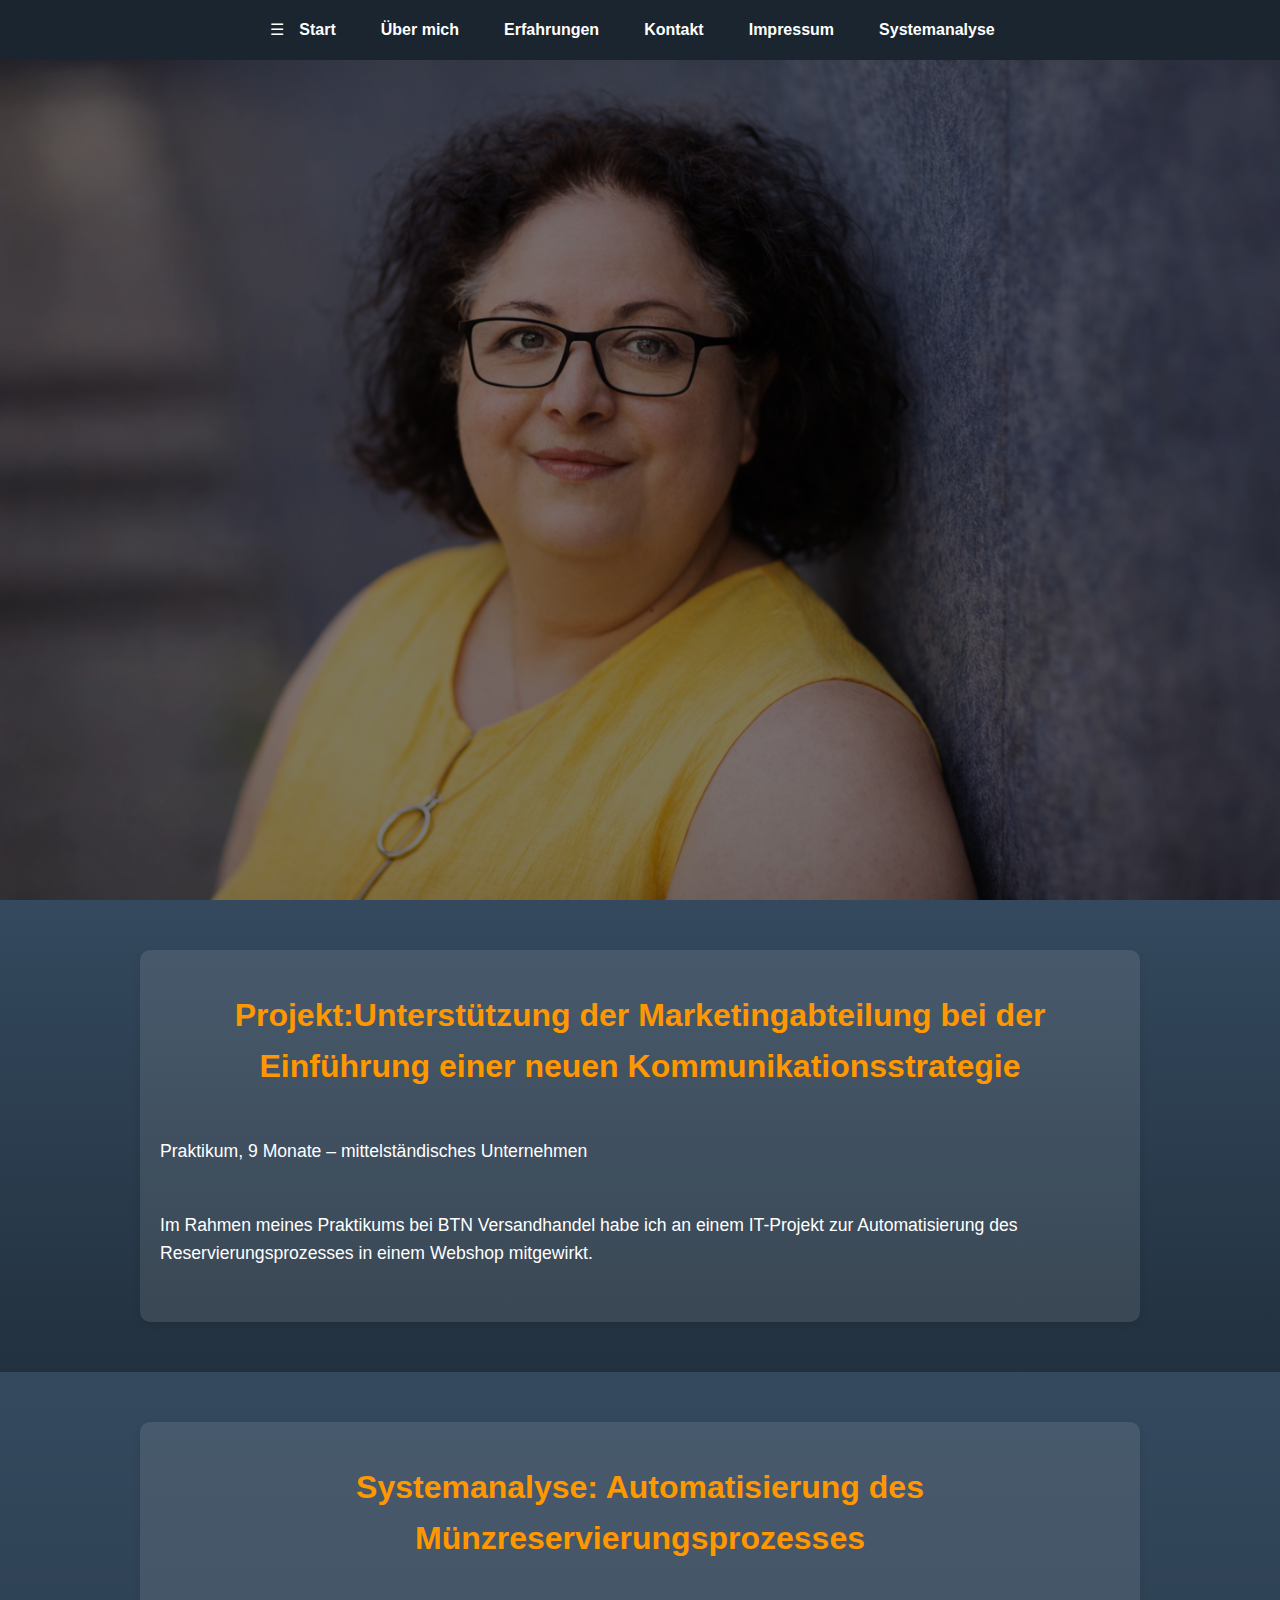
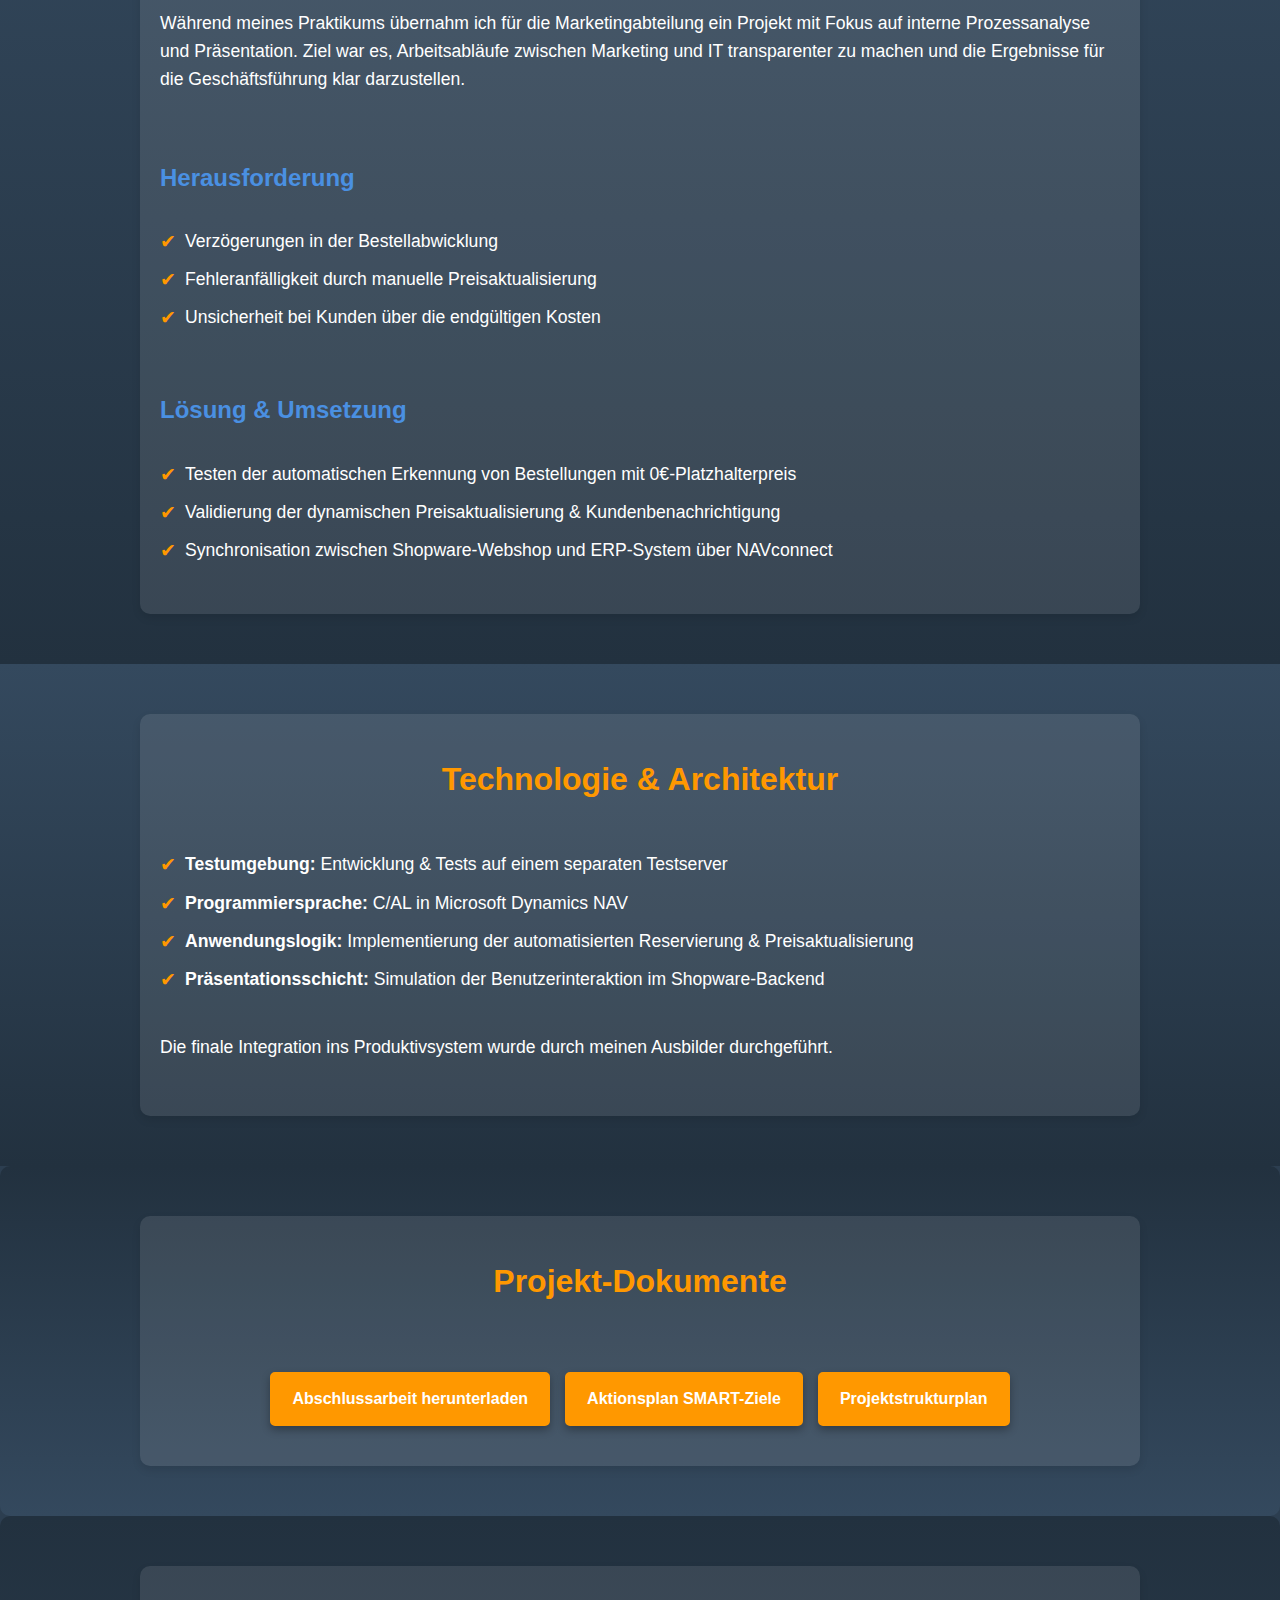
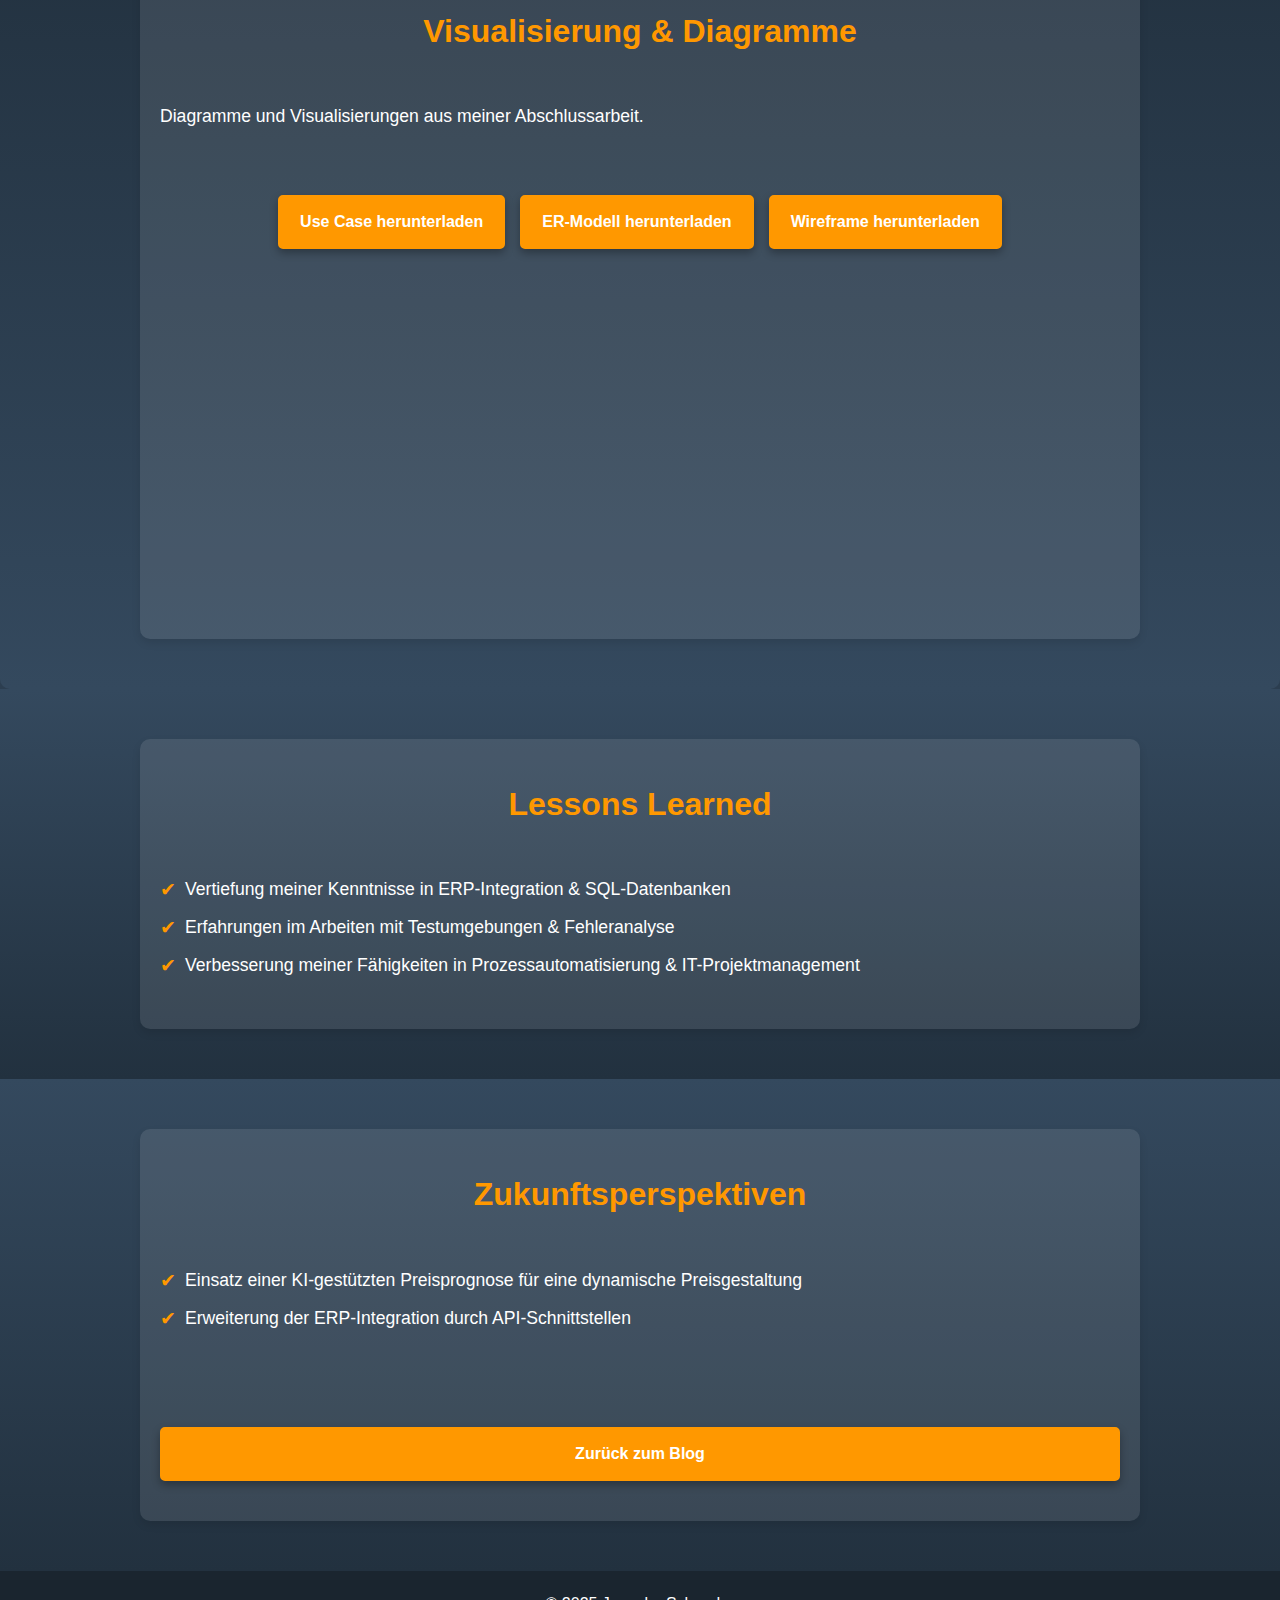
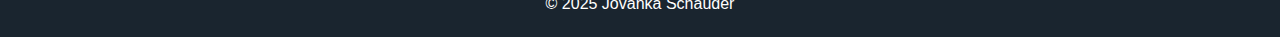
<file: systemanalyse.html>
<!DOCTYPE html>
<html lang="de">
<head>
    <meta charset="UTF-8">
    <meta name="viewport" content="width=device-width, initial-scale=1.0">
    <title>Systemanalyse &amp; Projektarbeit - Jovanka Schauder</title>

    <!-- SEO & Open Graph für Social Media -->
    <meta name="description" content="Meine Abschlussarbeit und IT-Systemanalysen mit Fokus auf Prozessautomatisierung und Softwareentwicklung.">
    <meta name="keywords" content="Systemanalyse, IT-Projektmanagement, Prozessoptimierung, Softwareentwicklung">
    <meta name="author" content="Jovanka Schauder">
    <meta name="robots" content="index, follow">
    <meta property="og:title" content="Systemanalyse & Projektarbeit - Jovanka Schauder">
    <meta property="og:description" content="Detaillierte Analysen und Projektberichte aus meiner IT-Karriere.">
    <meta property="og:image" content="https://deine-domain.com/img/systemanalyse.jpg">
    <meta property="og:url" content="https://deine-domain.com/systemanalyse.html">
    <meta property="og:type" content="article">
    <meta name="twitter:card" content="summary_large_image">
    <meta name="twitter:title" content="Systemanalyse & Projektarbeit - Jovanka Schauder">
    <meta name="twitter:description" content="Prozessautomatisierung und Softwareentwicklungsprojekte.">
    <meta name="twitter:image" content="https://deine-domain.com/img/systemanalyse.jpg">

    <link rel="stylesheet" href="styles.css">
</head>
<body>

<!-- Navigation -->
<header class="header">
    <nav class="nav">
        <div class="menu-icon" onclick="toggleMenu()">☰</div>
        <ul class="nav-links">
            <li><a href="index.html#hero">Start</a></li>
            <li><a href="index.html#about">Über mich</a></li>
            <li><a href="index.html#experience">Erfahrungen</a></li>
            <li><a href="index.html#contact">Kontakt</a></li>
            <li><a href="index.html#impressum">Impressum</a></li>
            <li><a href="systemanalyse.html">Systemanalyse</a></li>
        </ul>
    </nav>
</header>

<!-- Hero-Bereich für Systemanalyse -->
<section id="hero" class="hero">
    <div class="hero-overlay"></div>
    <div class="hero-content">
        <h1>Systemanalyse &amp; Projektarbeit</h1>
        <h2>Meine Abschlussarbeit &amp; IT-Analysen</h2>
    </div>
</section>

<!-- Einleitung -->
<section id="content" class="content">
    <div class="content-container">
        <h2>Projekt:Unterstützung der Marketingabteilung bei der Einführung einer neuen Kommunikationsstrategie </h2>
        <p> Praktikum, 9 Monate – mittelständisches Unternehmen </p>
            <p>Im Rahmen meines Praktikums bei BTN Versandhandel habe ich an einem IT-Projekt zur Automatisierung des Reservierungsprozesses in einem Webshop mitgewirkt.</p>
    </div>
</section>

<!-- Systemanalyse -->
<section id="analyse" class="content">
    <div class="content-container">
        <h2>Systemanalyse: Automatisierung des Münzreservierungsprozesses</h2>
        <p> Während meines Praktikums übernahm ich für die Marketingabteilung ein Projekt mit Fokus auf interne Prozessanalyse und Präsentation. Ziel war es, Arbeitsabläufe zwischen Marketing und IT transparenter zu machen und die Ergebnisse für die Geschäftsführung klar darzustellen.</p>

        <h3>Herausforderung</h3>
        <ul>
            <li>Verzögerungen in der Bestellabwicklung</li>
            <li>Fehleranfälligkeit durch manuelle Preisaktualisierung</li>
            <li>Unsicherheit bei Kunden über die endgültigen Kosten</li>
        </ul>

        <h3>Lösung & Umsetzung</h3>
        <ul>
            <li>Testen der automatischen Erkennung von Bestellungen mit 0€-Platzhalterpreis</li>
            <li>Validierung der dynamischen Preisaktualisierung & Kundenbenachrichtigung</li>
            <li>Synchronisation zwischen Shopware-Webshop und ERP-System über NAVconnect</li>
        </ul>
    </div>
</section>


<!-- Technologie & Architektur -->
<section id="technologie" class="content">
    <div class="content-container">
        <h2>Technologie & Architektur</h2>
        <ul>
            <li><strong>Testumgebung:</strong> Entwicklung & Tests auf einem separaten Testserver</li>
            <li><strong>Programmiersprache:</strong> C/AL in Microsoft Dynamics NAV</li>
            <li><strong>Anwendungslogik:</strong> Implementierung der automatisierten Reservierung & Preisaktualisierung</li>
            <li><strong>Präsentationsschicht:</strong> Simulation der Benutzerinteraktion im Shopware-Backend</li>
        </ul>
        <p>Die finale Integration ins Produktivsystem wurde durch meinen Ausbilder durchgeführt.</p>
    </div>
</section>

<!-- Download-Bereich -->
<section id="downloads" class="content">
    <div class="content-container">
        <h2>Projekt-Dokumente</h2>
        <div class="button-container">
            <a href="dokument/Projektdokumentaion zur betrieblichen Projektarbeit_Jovanka Schauder.pdf" class="cv-button" download> Abschlussarbeit herunterladen</a>
            <a href="dokument/Aktionsplan_ SMART Zielen _Projekt ACOM .xlsx" class="cv-button" download> Aktionsplan SMART-Ziele</a>
            <a href="dokument/PSP_aktuell.PNG" class="cv-button" download> Projektstrukturplan</a>
        </div>
    </div>
</section>

<!-- Visualisierung & Diagramme -->
<section id="bilder" class="content">
    <div class="content-container">
        <h2>Visualisierung & Diagramme</h2>
        <p>Diagramme und Visualisierungen aus meiner Abschlussarbeit.</p>

        <!-- Download-Buttons -->
        <div class="button-container">
            <a href="img/Use Case.png" download="Use_Case.png" class="cv-button download-btn" data-image="use-case">Use Case herunterladen</a>
            <a href="img/ER_Modell.png" download="ER_Modell.png" class="cv-button download-btn" data-image="er-modell">ER-Modell herunterladen</a>
            <a href="img/Wireframe.PNG" download="Wireframe.PNG" class="cv-button download-btn" data-image="wireframe">Wireframe herunterladen</a>

        </div>

        <!-- Unsichtbare Bilder, die beim Hover erscheinen -->
        <div class="image-gallery">
            <img src="img/Use Case.png" alt="Use Case" class="hidden-image" id="use-case" data-image="use case">
            <img src="img/ER_Modell.png" alt="ER-Modell" class="hidden-image" id="er-modell">
            <img src="img/Wireframe.PNG" alt="Wireframe" class="hidden-image" id="Wireframe">
        </div>
    </div>
</section>



<!-- Lessons Learned -->
<section id="lessons-learned" class="content">
    <div class="content-container">
        <h2>Lessons Learned</h2>
        <ul>
            <li>Vertiefung meiner Kenntnisse in ERP-Integration & SQL-Datenbanken</li>
            <li>Erfahrungen im Arbeiten mit Testumgebungen & Fehleranalyse</li>
            <li>Verbesserung meiner Fähigkeiten in Prozessautomatisierung & IT-Projektmanagement</li>
        </ul>
    </div>
</section>

<!-- Zukunftsperspektiven -->
<section id="zukunftsperspektiven" class="content">
    <div class="content-container">
        <h2>Zukunftsperspektiven</h2>
        <ul>
            <li>Einsatz einer KI-gestützten Preisprognose für eine dynamische Preisgestaltung</li>
            <li>Erweiterung der ERP-Integration durch API-Schnittstellen</li>
        </ul>
        <br>
    
     <a href="blog.html" class="cv-button"> Zurück zum Blog</a>
    </div>
</section>

<!-- Footer -->
<footer class="footer">
    <p>&copy; 2025 Jovanka Schauder</p>
</footer>

<script>
document.addEventListener("DOMContentLoaded", function () {
    const buttons = document.querySelectorAll(".download-btn");

    buttons.forEach(button => {
        button.addEventListener("mouseover", function () {
            const imageId = this.getAttribute("data-image");
            const image = document.getElementById(imageId);
            if (image) {
                image.style.display = "block";
            }
        });

        button.addEventListener("mouseout", function () {
            const imageId = this.getAttribute("data-image");
            const image = document.getElementById(imageId);
            if (image) {
                image.style.display = "none";
            }
        });
    });
});
</script>

</body>
</html>
</file>
<file: styles.css>
/* Allgemeine Einstellungen */
body {
    display: flex;
    flex-direction: column;
    min-height: 100vh; /* Die Seite erstreckt sich über die gesamte Höhe */
}

/* Hero-Bereich (großflächiger) */
.hero {
    height:60vh; /* Macht den Hero-Bereich etwas kleiner */
}

/* Hauptinhalt (nimmt verbleibende Höhe ein) */
#content {
    flex: 1;
}

/* Navigation - Fix für zentrierte Schrift */
.header {
    background: #1a252f;
    position: fixed;
    width: 100%;
    top: 0;
    z-index: 1000;
    height: 50px; /* Feste Höhe setzen */
    display: flex;
    align-items: center; /* Vertikal mittig */
    justify-content: center; /* Zentriert */
    padding: 0;
}
.header {
    height: auto;
    min-height: 60px;
    width: 100%;
}
.header h1 {
    font-size: 2rem;
    color: #ff9800; /* Orange für den Header */
    margin: 0;
}
.header h2 {
    font-size: 1.5rem;
    color: #fff; /* Weiß für den Header */
    margin: 0;
}
* {
    box-sizing: border-box;
    margin: 0;
    padding: 0;
}
html, body {
    font-family: Arial, sans-serif;
    background: #2c3e50; /* Dunkelblau für den Hintergrund */
    color: white; /* Weißer Text für bessere Lesbarkeit */
    line-height: 1.6;
}

/* Navigation */

.nav {
    display: flex;
    justify-content: center;
    align-items: center;
    width: 100%;
}

.nav-links {
    list-style: none;
    display: flex;
    gap: 15px;
    padding: 0;
}

.nav-links li {
    display: inline-block;
}

.nav-links a {
    text-decoration: none;
    color: white;
    font-weight: bold;
    padding: 10px 15px; /* Mehr Padding für bessere Klickfläche */
    transition: color 0.3s;
}

.nav-links a:hover {
    color: #ff9800;
}


/* Hero-Bereich */
.hero {
    position: relative;
    height: 100vh;
    background: url('img/Jo_Portfolio.png') no-repeat center center/cover;
    display: flex;
    align-items: center;
    justify-content: center;
    text-align: center;
    overflow: hidden; /* Verhindert, dass Text zu früh sichtbar wird */
}
.header {
    height: auto;
    min-height: 60px;
    width: 100%;
}
.header h1 {
    font-size: 2rem;
    color: #ff9800; /* Orange für den Header */
    margin: 0;
}
.header h2 {
    font-size: 1.5rem;
    color: #fff; /* Weiß für den Header */
    margin: 0;
}
/* Dunkler Overlay für besseren Kontrast */
.hero-overlay {
    position: absolute;
    width: 100%;
    height: 100%;
    background: rgba(0, 0, 0, 0.5);
}

/* Hero-Text weiter nach unten verschieben */
.hero-content {
    position: absolute;
    bottom: 10%;  /* Statt oben mittig, jetzt näher am unteren Rand */
    left: 50%;
    transform: translate(-50%, 0);
    text-align: center;
    color: white;
    opacity: 0;
    animation: slideIn 1.5s ease-out forwards;
}

/* Keyframe-Animation: Text fließt nach unten */
@keyframes slideIn {
    0% {
        opacity: 0;
        transform: translateY(-50px);
    }
    100% {
        opacity: 1;
        transform: translateY(0);
    }
}

.hero-content h1 {
    font-size: 3rem;
    color: #ff9800;
}

.hero-content h2 {
    font-size: 2rem;
    color: #fff;
}
@keyframes fadeIn {
    from {
        opacity: 0;
        transform: translateY(-20px);
    }
    to {
        opacity: 1;
        transform: translateY(0);
    }
}

.hero-content h1, .hero-content h2 {
    animation: fadeIn 1.5s ease-in-out;
}

/* Lebenslauf & Zertifikate */
.cv-section {
    background: #34495E; /* Dunkles Blau-Grau für professionellen Look */
    text-align: center;
    padding: 50px 10%;
    border-radius: 10px;
    color: white;
}

.cv-container {
    max-width: 800px;
    margin: auto;
}

.cv-section h2 {
    color: #ff9800;
    font-size: 2rem;
    margin-bottom: 10px;
}

.cv-section p {
    font-size: 1.2rem;
    margin-bottom: 20px;
}

/* Download-Buttons */
.button-container {
    display: flex;
    justify-content: center;
    gap: 15px;
    flex-wrap: wrap;
}

.cv-button {
    background-color: #4a90e2;
    color: white;
    text-decoration: none;
    padding: 12px 20px;
    border-radius: 5px;
    font-size: 1rem;
    font-weight: bold;
    transition: background 0.3s, transform 0.2s;
}

.cv-button:hover {
    background-color: #357ABD;
    transform: scale(1.05);
}

/* Über mich */
.about {
    background: linear-gradient(180deg, #22313F, #34495E); /* Dunkelblau mit Verlauf */
    text-align: center;
    padding: 50px 10%;
    color: white;
    border-radius: 10px;
}

.about-container {
    max-width: 800px;
    margin: auto;
    background: rgba(255, 255, 255, 0.1); /* Leichte Transparenz */
    padding: 20px;
    border-radius: 10px;
    box-shadow: 0px 4px 8px rgba(0, 0, 0, 0.1);
}

.about h2 {
    color: #ff9800;
    font-size: 2rem;
    margin-bottom: 20px;
}

.about p {
    font-size: 1.2rem;
    line-height: 1.6;
    margin-bottom: 15px;
}


/* IT-Projekte & Erfahrungen */
.experience {
    background: linear-gradient(180deg, #22313F, #34495E);
    text-align: center;
    padding: 50px 10%;
    color: white;
}

.experience-container {
    display: flex;
    justify-content: center;
    gap: 20px;
    flex-wrap: wrap;
}

.experience-item {
    background: rgba(255, 255, 255, 0.1);
    padding: 20px;
    border-radius: 10px;
    box-shadow: 0px 4px 8px rgba(0, 0, 0, 0.1);
    transition: transform 0.3s ease-in-out, box-shadow 0.3s;
    width: 300px;
}

.experience-item:hover {
    transform: translateY(-10px);
    box-shadow: 0px 6px 12px rgba(255, 152, 0, 0.5);
}

/* Icon-Styling */
.icon {
    width: 50px;
    height: 50px;
    margin-top: 10px;
    transition: transform 0.3s ease;
}

.icon:hover {
    transform: scale(1.1);
}

/* Link-Styling */
.project-link {
    display: inline-block;
    margin-top: 10px;
    padding: 10px 15px;
    background: #ff9800;
    color: white;
    text-decoration: none;
    border-radius: 5px;
    transition: background 0.3s;
}

.project-link:hover {
    background: #e68900;
}
/* Systemanalyse & Projektarbeit */

.systemanalyse {
    background: linear-gradient(180deg, #34495E, #22313F);
    text-align: center;
    padding: 50px 10%;
    color: white;
}

.systemanalyse h2 {
    color: #ff9800;
    font-size: 2rem;
    margin-bottom: 20px;
}

.systemanalyse p {
    font-size: 1.2rem;
    line-height: 1.6;
}
/* Inhaltssystemanalyse */
.content {
    background: linear-gradient(180deg, #34495E, #22313F);
    text-align: center;
    padding: 50px 10%;
    color: white;
}

.content-container {
    max-width: 800px;
    margin: auto;
    background: rgba(255, 255, 255, 0.1);
    padding: 20px;
    border-radius: 10px;
    box-shadow: 0px 4px 8px rgba(0, 0, 0, 0.1);
}

.content h2 {
    color: #ff9800;
    font-size: 2rem;
    margin-bottom: 20px;
}

.image-gallery {
    display: flex;
    justify-content: center;
    gap: 15px;
    flex-wrap: wrap;
    margin-top: 20px;
}

.image-gallery img {
    width: 250px;
    height: auto;
    border-radius: 10px;
    box-shadow: 0px 4px 8px rgba(0, 0, 0, 0.1);
    transition: transform 0.3s;
}

.image-gallery img:hover {
    transform: scale(1.05);
}
.icon {
    width: 50px;
    height: 50px;
    margin-top: 10px;
    transition: transform 0.3s ease;
}

.icon:hover {
    transform: scale(1.1);
}

/* Download-Button */
.cv-button {
    background-color: #4a90e2;
    color: white;
    text-decoration: none;
    padding: 12px 20px;
    border-radius: 5px;
    font-size: 1rem;
    font-weight: bold;
    transition: background 0.3s, transform 0.2s;
}

.cv-button:hover {
    background-color: #357ABD;
    transform: scale(1.05);
}
/* Standard-Einstellungen für die Galerie */
.image-gallery {
    position: relative;
    height: 300px; /* Platz für das Bild */
    display: flex;
    justify-content: center;
    align-items: center;
}

/* Bilder standardmäßig verstecken */
.hidden-image {
    display: none;
    width: 250px;
    height: auto;
    border-radius: 10px;
    box-shadow: 0px 4px 8px rgba(0, 0, 0, 0.3);
    position: absolute;
    top: 50%;
    left: 50%;
    transform: translate(-50%, -50%);
    transition: opacity 0.3s ease-in-out;
}

/* Download-Button-Styling */
.cv-button {
    background-color: #ff9800; /* Orange */
    color: white;
    text-decoration: none;
    padding: 12px 20px;
    border-radius: 5px;
    font-size: 1rem;
    font-weight: bold;
    transition: background 0.3s, transform 0.2s, box-shadow 0.3s;
    display: inline-block;
    text-align: center;
    border: 2px solid #ff9800;
    box-shadow: 0px 4px 8px rgba(0, 0, 0, 0.3);
}

/* Button Hover-Effekt */
.cv-button:hover {
    background-color: #e68900;
    transform: scale(1.05);
    box-shadow: 0px 6px 12px rgba(255, 152, 0, 0.5);
}

/* Spezielle Klasse, um Bilder beim Hover anzuzeigen */
.cv-button:hover + .image-gallery .hidden-image {
    display: block;
}

/* Kontaktbereich */
.contact {
    background: linear-gradient(180deg, #4a90e2, #357ABD); /* Sanfteres Blau */
    color: white;
    text-align: center;
    padding: 50px 10%;
    border-radius: 10px;
}

/* Schmaleres Kontaktformular */
.contact-container {
    max-width: 500px; /* Begrenzte Breite */
    margin: auto;
    background: rgba(255, 255, 255, 0.1);
    padding: 30px;
    border-radius: 10px;
    box-shadow: 0px 4px 8px rgba(0, 0, 0, 0.1);
}

/* Eingabefelder */
.contact input, 
.contact textarea {
    width: 100%; /* Breite bleibt flexibel */
    max-width: 400px; /* Begrenzung der Eingabefelder */
    padding: 12px;
    margin: 10px auto; /* Gleichmäßige Abstände */
    display: block;
    border-radius: 5px;
    border: none;
    background: #ecf0f1;
    color: #333;
    font-size: 1rem;
}

/* Button */
.contact button {
    background-color: #ff9800;
    color: white;
    padding: 12px 20px;
    border: none;
    cursor: pointer;
    border-radius: 5px;
    transition: background-color 0.3s, transform 0.2s;
    font-size: 1rem;
}

.contact button:hover {
    background-color: #e68900;
    transform: scale(1.05);
}


/* Mobile Navigation */
@media (max-width: 768px) {
    .nav-links {
        display: none;
        flex-direction: column;
        background: #1a252f;
        position: absolute;
        top: 60px;
        right: 0;
        width: 200px;
        text-align: center;
        padding: 10px;
        border-radius: 5px;
    }

    .nav-links.show {
        display: flex;
    }

    .menu-icon {
        display: block;
        font-size: 24px;
        color: white;
        cursor: pointer;
    }
}
/* Projekt-Dokumente */
#downloads {
    background: linear-gradient(180deg, #22313F, #34495E); /* Dunkelblau mit Verlauf */
    text-align: center;
    padding: 50px 10%;
    color: white;
    border-radius: 10px;
}

/* Download-Buttons */
.button-container {
    display: flex;
    justify-content: center;
    gap: 15px;
    flex-wrap: wrap;
    margin-top: 20px;
}

.cv-button {
    background-color: #ff9800; /* Orange, passend zu Hover-Effekt */
    color: white;
    text-decoration: none;
    padding: 12px 20px;
    border-radius: 5px;
    font-size: 1rem;
    font-weight: bold;
    transition: background 0.3s, transform 0.2s, box-shadow 0.3s;
    display: inline-block;
    text-align: center;
    border: 2px solid #ff9800; /* Rahmen in Orange */
    box-shadow: 0px 4px 8px rgba(0, 0, 0, 0.3);
}

.cv-button:hover {
    background-color: #e68900;
    transform: scale(1.05);
    box-shadow: 0px 6px 12px rgba(255, 152, 0, 0.5); /* Glow-Effekt */
}

/* Strukturierte Inhalte */
.content {
    background: linear-gradient(180deg, #34495E, #22313F);
    text-align: center;
    padding: 50px 10%;
    color: white;
}

.content-container {
    max-width: 800px;
    margin: auto;
    background: rgba(255, 255, 255, 0.1);
    padding: 30px;
    border-radius: 10px;
    box-shadow: 0px 4px 8px rgba(0, 0, 0, 0.1);
    text-align: left;
}

.content h2 {
    color: #ff9800;
    font-size: 2rem;
    margin-bottom: 15px;
}

.content h3 {
    color: #4a90e2;
    font-size: 1.5rem;
    margin-top: 20px;
}

.content p {
    font-size: 1.1rem;
    line-height: 1.6;
    margin-bottom: 15px;
}

.content ul {
    list-style-type: none;
    padding: 0;
}

.content ul li {
    padding-left: 25px;
    position: relative;
    font-size: 1.1rem;
    margin-bottom: 10px;
}

.content ul li::before {
    content: "✔";
    position: absolute;
    left: 0;
    color: #ff9800;
    font-size: 1.2rem;
}

/* Mobile-Optimierung */
@media (max-width: 768px) {
    .content {
        padding: 30px 5%;
    }

    .content-container {
        padding: 20px;
    }
}

/* Visualisierung & Diagramme */
#bilder {
    background: linear-gradient(180deg, #22313F, #34495E); /* Gleiche Farbpalette */
    text-align: center;
    padding: 50px 10%;
    color: white;
    border-radius: 10px;
}

.image-gallery {
    display: flex;
    justify-content: center;
    gap: 20px;
    flex-wrap: wrap;
    margin-top: 20px;
}

.image-gallery img {
    width: 250px;
    height: auto;
    border-radius: 10px;
    box-shadow: 0px 4px 8px rgba(0, 0, 0, 0.3); /* Leichter Schatten für bessere Sichtbarkeit */
    transition: transform 0.3s, box-shadow 0.3s, filter 0.3s;
    border: 2px solid #ff9800; /* Gleiche Akzentfarbe wie Buttons */
}

.image-gallery img:hover {
    transform: scale(1.05);
    box-shadow: 0px 6px 12px rgba(255, 152, 0, 0.5); /* Orange Glow */
    filter: brightness(1.1); /* Heller beim Hover */
}
.blog-post {
    background: rgba(255, 255, 255, 0.05);
    padding: 20px;
    border-radius: 10px;
    margin-bottom: 30px;
    box-shadow: 0 4px 8px rgba(0,0,0,0.2);
}

.blog-post h3 {
    color: #4a90e2;
    font-size: 1.5rem;
    margin-bottom: 10px;
}

.blog-post p {
    font-size: 1.1rem;
    line-height: 1.6;
    color: #eee;
}


.blog-post a:hover {
    color: #e68900;
    text-decoration: underline;
}
.blog-post {
    background: rgba(255, 255, 255, 0.05);
    padding: 30px;
    border-radius: 10px;
    margin-bottom: 40px;
    box-shadow: 0 4px 8px rgba(0,0,0,0.15);
}

.blog-post h3 {
    color: #ff9800;
    font-size: 1.8rem;
    margin-bottom: 10px;
}

.blog-post h4 {
    margin-top: 20px;
    font-size: 1.3rem;
    color: #4a90e2;
}

.blog-post pre {
    background: #1a252f;
    padding: 15px;
    border-radius: 6px;
    overflow-x: auto;
    font-family: monospace;
    font-size: 0.95rem;
    color: #fff;
    margin-top: 10px;
}
.blog {
    background: linear-gradient(180deg, #34495E, #22313F);
    color: white;
    padding: 60px 10%;
    text-align: center;
  }
 /* Blogbereich */
.content-container {
    display: flex;
    flex-direction: column;
    gap: 30px;
    padding: 40px 20px;
    max-width: 1000px;
    margin: auto;
}

h2 {
    text-align: center;
    font-size: 2rem;
    color: #ff9800;
    margin-bottom: 30px;
}

/* Blog-Karten */
.blog-card {
    background: rgba(255, 255, 255, 0.05);
    border-radius: 12px;
    padding: 25px;
    box-shadow: 0 4px 12px rgba(0, 0, 0, 0.2);
    transition: transform 0.3s ease, box-shadow 0.3s ease;
}

.blog-card:hover {
    transform: translateY(-5px);
    box-shadow: 0 8px 16px rgba(255, 152, 0, 0.3);
}

.blog-card h3 {
    color: #4a90e2;
    font-size: 1.6rem;
    margin-bottom: 10px;
}

.blog-card p {
    font-size: 1.1rem;
    line-height: 1.6;
    color: #ddd;
    margin-bottom: 15px;
}

/* Buttons */
.blog-button {
    background-color: #ff9800;
    color: white;
    text-decoration: none;
    padding: 10px 18px;
    border-radius: 6px;
    font-weight: bold;
    font-size: 1rem;
    margin-right: 10px;
    display: inline-block;
    transition: background-color 0.3s ease, transform 0.2s ease;
}

.blog-button:hover {
    background-color: #e68900;
    transform: scale(1.05);
}
@media (max-width: 768px) {
    .blog-card {
        padding: 20px;
    }

    .blog-card h3 {
        font-size: 1.4rem;
    }

    .blog-button {
        margin-bottom: 10px;
    }
}


/* Impressum */
.impressum {
    background: linear-gradient(180deg, #34495E, #22313F); /* Gleiche Farbpalette wie der Rest der Seite */
    text-align: center;
    padding: 50px 10%;
    color: white;
    border-radius: 10px;
}

.impressum-container {
    max-width: 600px;
    margin: auto;
    background: rgba(255, 255, 255, 0.1); /* Leichte Transparenz für besseren Kontrast */
    padding: 20px;
    border-radius: 10px;
    box-shadow: 0px 4px 8px rgba(0, 0, 0, 0.1);
}

/* Links im Impressum */
.impressum a {
    color: #ff9800;
    text-decoration: none;
    font-weight: bold;
}

.impressum a:hover {
    color: #e68900;
    text-decoration: underline;
}

/* Footer */
.footer {
    background: #1a252f;
    color: white;
    text-align: center;
    padding: 20px;
}
</file>
